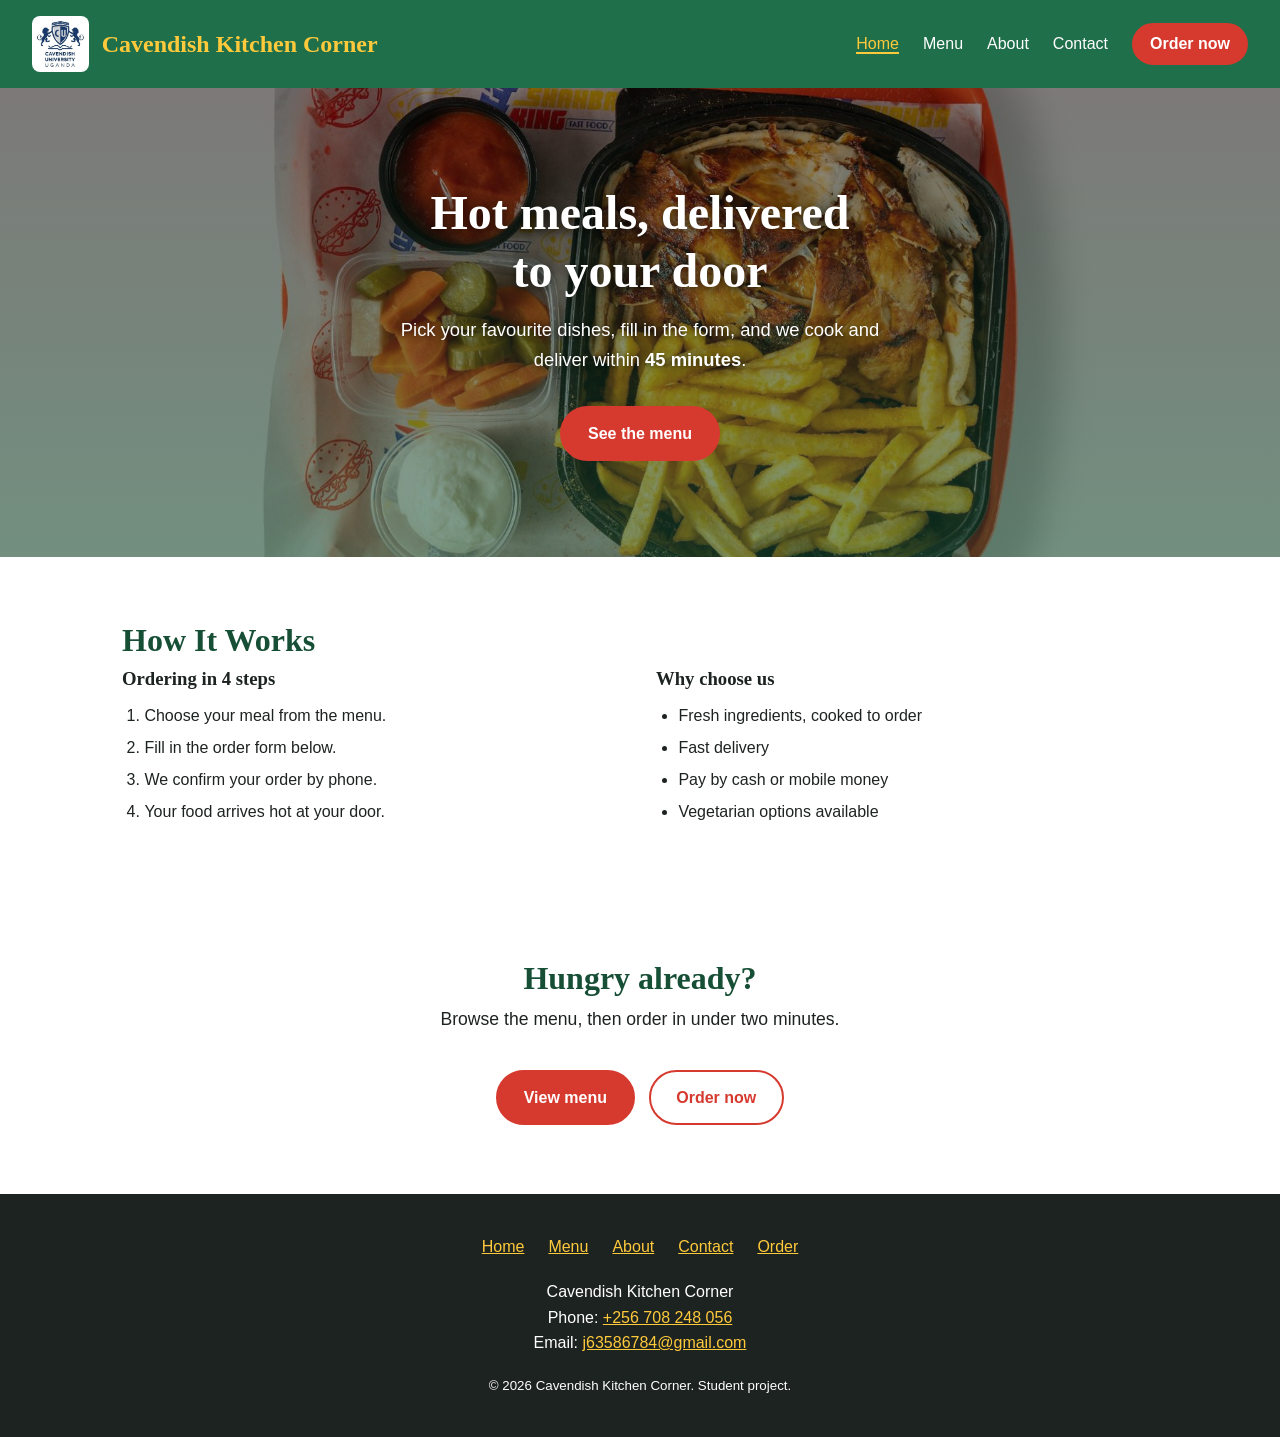
<file: index.html>
<!DOCTYPE html>
<html lang="en">
<head>
  <meta charset="UTF-8">
  <meta name="viewport" content="width=device-width, initial-scale=1.0">
  <meta name="description" content="Order fresh meals online from Cavendish Kitchen Corner.">
  <title>Home | Cavendish Kitchen Corner</title>
  <link rel="icon" href="favicon.ico" sizes="32x32">
  <link rel="icon" href="favicon.png" type="image/png" sizes="192x192">
  <link rel="apple-touch-icon" href="apple-touch-icon.png">
  <link rel="stylesheet" href="style.css">
</head>
<body>

  <!-- HEADER + NAVIGATION (same on every page) -->
  <header class="site-header">
    <a href="index.html" class="brand">
      <img src="logo.png" alt="Cavendish University Uganda logo" class="brand-logo">
      <span class="logo">Cavendish Kitchen Corner</span>
    </a>
    <nav aria-label="Main">
      <ul class="nav-links">
        <li><a href="index.html" aria-current="page" class="active">Home</a></li>
        <li><a href="menu.html">Menu</a></li>
        <li><a href="about.html">About</a></li>
        <li><a href="contact.html">Contact</a></li>
        <li><a href="order.html" class="btn btn-small">Order now</a></li>
      </ul>
    </nav>
  </header>

  <main>
    <section id="home" class="hero">
      <h1>Hot meals, delivered to your door</h1>
      <p>Pick your favourite dishes, fill in the form, and we cook and deliver within <strong>45 minutes</strong>.</p>
      <a href="menu.html" class="btn">See the menu</a>
    </section>

    <section id="how" class="section">
      <h2>How It Works</h2>
      <div class="two-col">
        <div>
          <h3>Ordering in 4 steps</h3>
          <ol>
            <li>Choose your meal from the menu.</li>
            <li>Fill in the order form below.</li>
            <li>We confirm your order by phone.</li>
            <li>Your food arrives hot at your door.</li>
          </ol>
        </div>
        <div>
          <h3>Why choose us</h3>
          <ul>
            <li>Fresh ingredients, cooked to order</li>
            <li>Fast delivery</li>
            <li>Pay by cash or mobile money</li>
            <li>Vegetarian options available</li>
          </ul>
        </div>
      </div>
    </section>

    <section class="section cta">
      <h2>Hungry already?</h2>
      <p class="lead">Browse the menu, then order in under two minutes.</p>
      <a href="menu.html" class="btn">View menu</a>
      <a href="order.html" class="btn btn-outline">Order now</a>
    </section>
  </main>

  <!-- FOOTER (same on every page) -->
  <footer class="site-footer">
    <nav aria-label="Footer">
      <ul class="footer-links">
        <li><a href="index.html">Home</a></li>
        <li><a href="menu.html">Menu</a></li>
        <li><a href="about.html">About</a></li>
        <li><a href="contact.html">Contact</a></li>
        <li><a href="order.html">Order</a></li>
      </ul>
    </nav>
    <address>
      Cavendish Kitchen Corner<br>
      Phone: <a href="tel:+256708248056">+256 708 248 056</a><br>
      Email: <a href="mailto:j63586784@gmail.com">j63586784@gmail.com</a>
    </address>
    <p><small>&copy; 2026 Cavendish Kitchen Corner. Student project.</small></p>
  </footer>

</body>
</html>
</file>
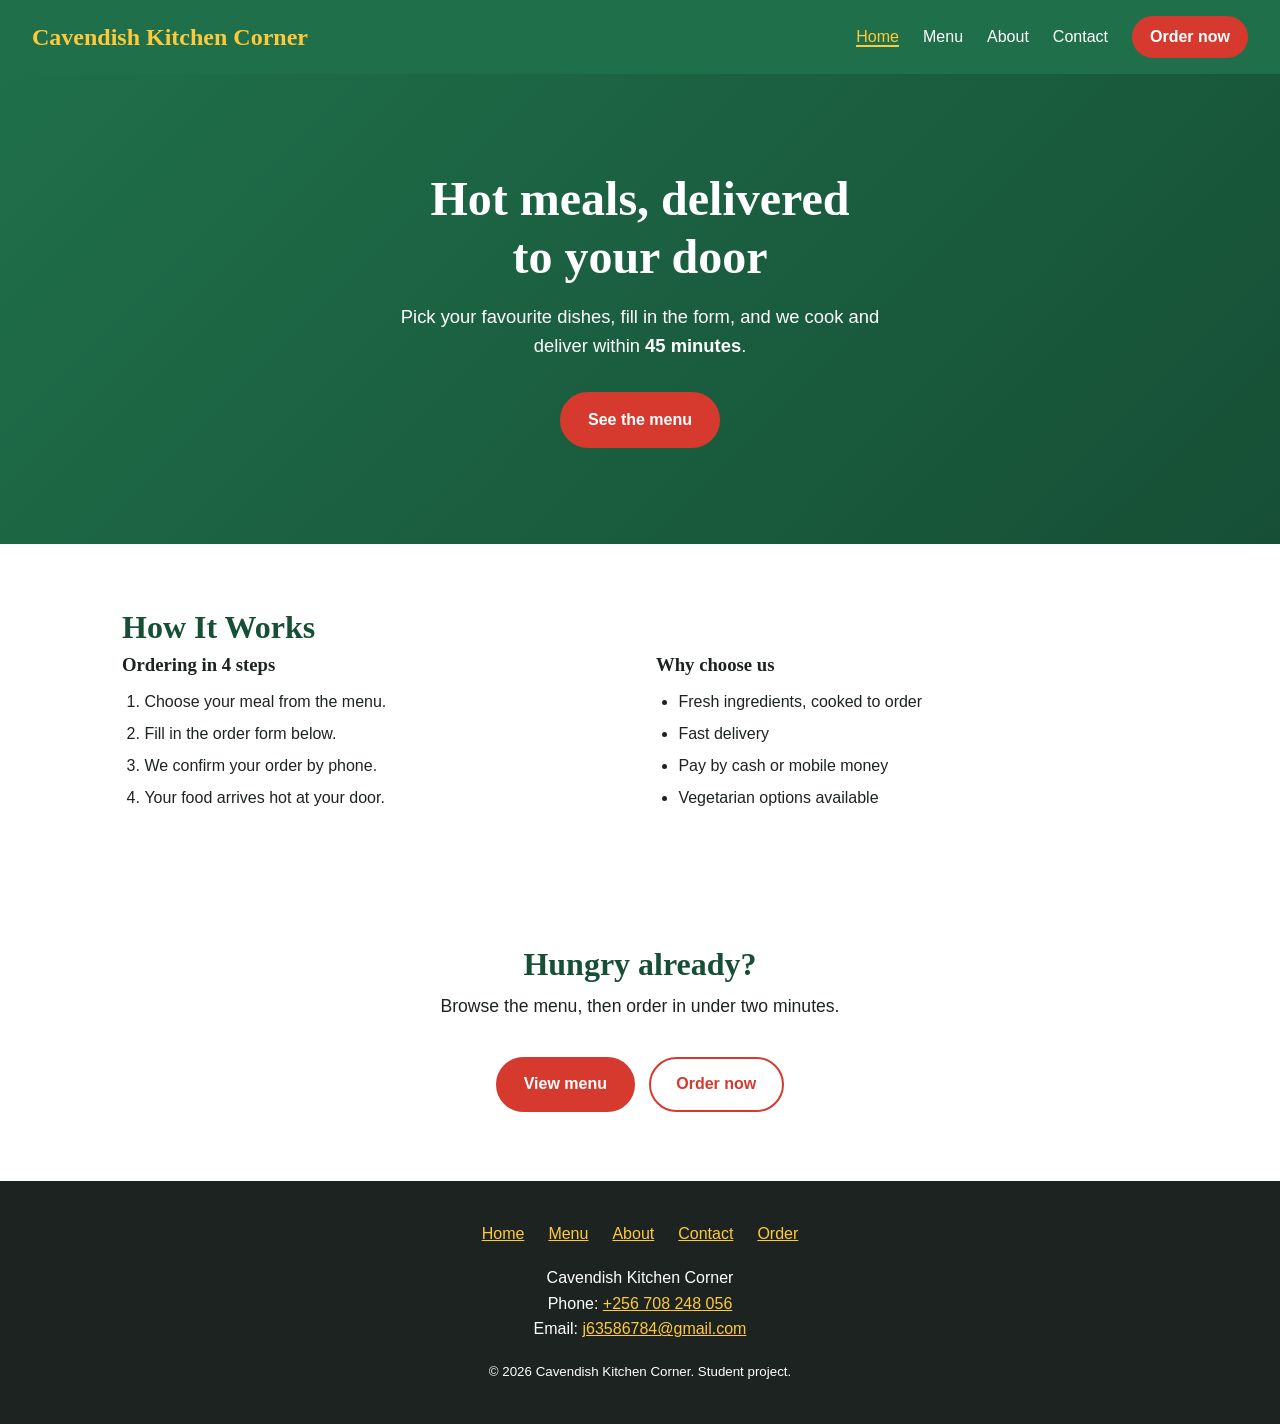
<file: cavendish-kitchen-corner/food-site/index.html>
<!DOCTYPE html>
<html lang="en">
<head>
  <meta charset="UTF-8">
  <meta name="viewport" content="width=device-width, initial-scale=1.0">
  <meta name="description" content="Order fresh meals online from Cavendish Kitchen Corner.">
  <title>Home | Cavendish Kitchen Corner</title>
  <link rel="stylesheet" href="style.css">
</head>
<body>

  <!-- HEADER + NAVIGATION (same on every page) -->
  <header class="site-header">
    <a href="index.html" class="logo">Cavendish Kitchen Corner</a>
    <nav aria-label="Main">
      <ul class="nav-links">
        <li><a href="index.html" aria-current="page" class="active">Home</a></li>
        <li><a href="menu.html">Menu</a></li>
        <li><a href="about.html">About</a></li>
        <li><a href="contact.html">Contact</a></li>
        <li><a href="order.html" class="btn btn-small">Order now</a></li>
      </ul>
    </nav>
  </header>

  <main>
    <section id="home" class="hero">
      <h1>Hot meals, delivered to your door</h1>
      <p>Pick your favourite dishes, fill in the form, and we cook and deliver within <strong>45 minutes</strong>.</p>
      <a href="menu.html" class="btn">See the menu</a>
    </section>

    <section id="how" class="section">
      <h2>How It Works</h2>
      <div class="two-col">
        <div>
          <h3>Ordering in 4 steps</h3>
          <ol>
            <li>Choose your meal from the menu.</li>
            <li>Fill in the order form below.</li>
            <li>We confirm your order by phone.</li>
            <li>Your food arrives hot at your door.</li>
          </ol>
        </div>
        <div>
          <h3>Why choose us</h3>
          <ul>
            <li>Fresh ingredients, cooked to order</li>
            <li>Fast delivery</li>
            <li>Pay by cash or mobile money</li>
            <li>Vegetarian options available</li>
          </ul>
        </div>
      </div>
    </section>

    <section class="section cta">
      <h2>Hungry already?</h2>
      <p class="lead">Browse the menu, then order in under two minutes.</p>
      <a href="menu.html" class="btn">View menu</a>
      <a href="order.html" class="btn btn-outline">Order now</a>
    </section>
  </main>

  <!-- FOOTER (same on every page) -->
  <footer class="site-footer">
    <nav aria-label="Footer">
      <ul class="footer-links">
        <li><a href="index.html">Home</a></li>
        <li><a href="menu.html">Menu</a></li>
        <li><a href="about.html">About</a></li>
        <li><a href="contact.html">Contact</a></li>
        <li><a href="order.html">Order</a></li>
      </ul>
    </nav>
    <address>
      Cavendish Kitchen Corner<br>
      Phone: <a href="tel:+256708248056">+256 708 248 056</a><br>
      Email: <a href="mailto:j63586784@gmail.com">j63586784@gmail.com</a>
    </address>
    <p><small>&copy; 2026 Cavendish Kitchen Corner. Student project.</small></p>
  </footer>

</body>
</html>
</file>
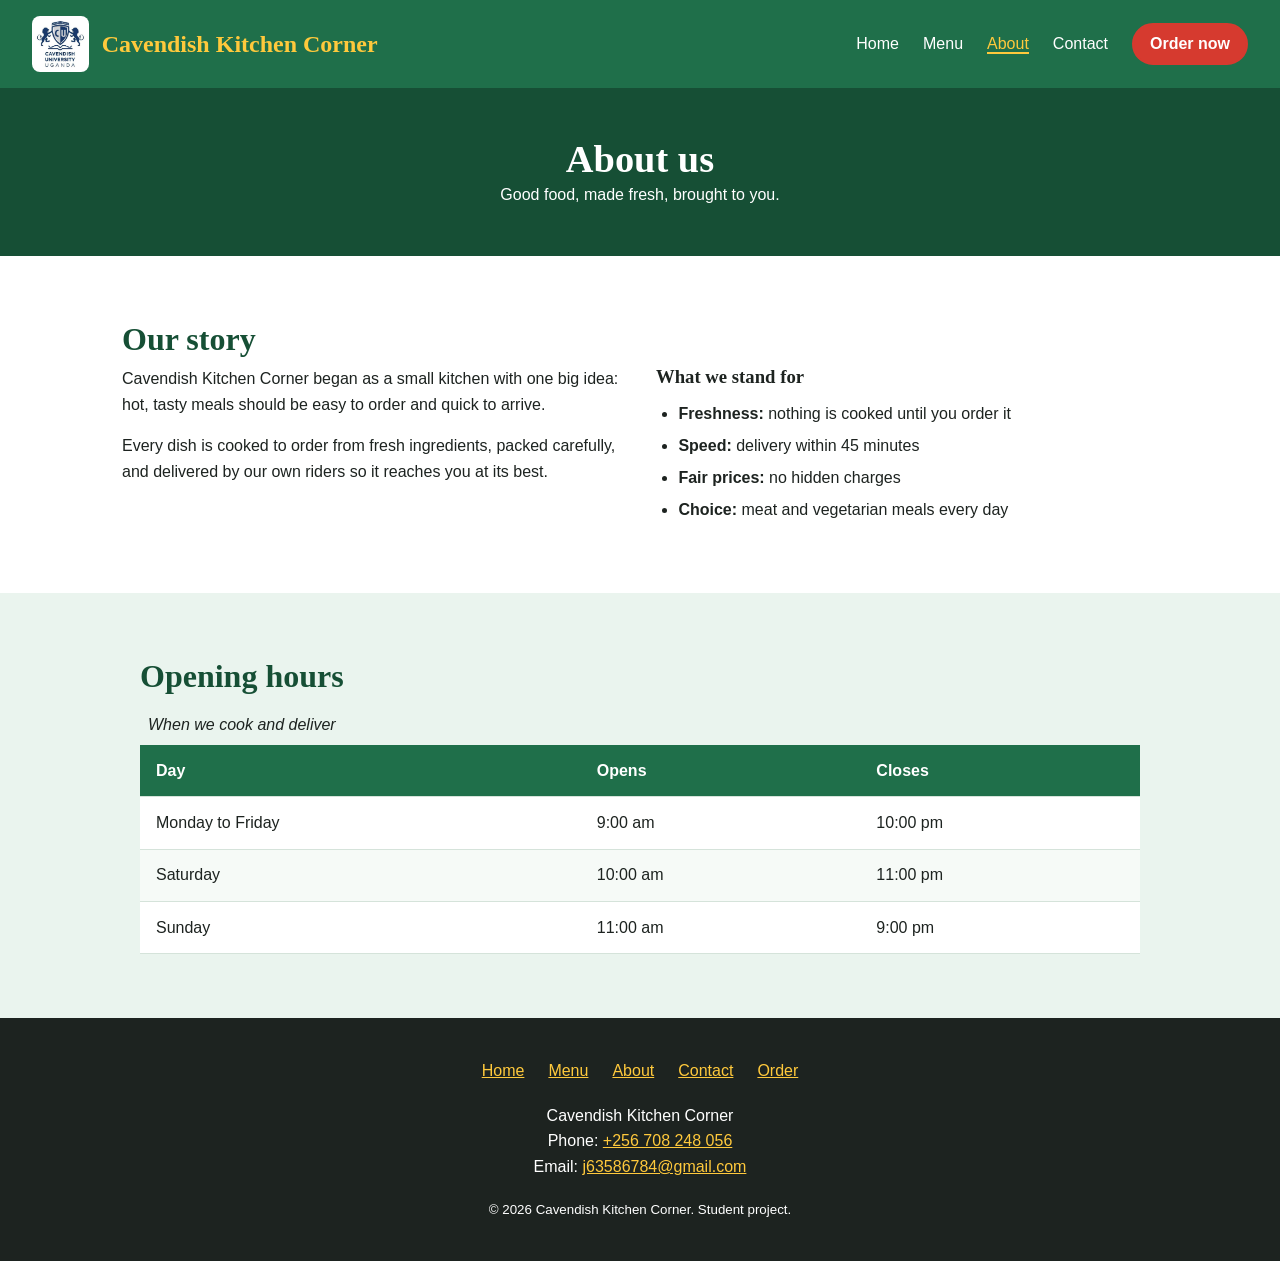
<file: about.html>
<!DOCTYPE html>
<html lang="en">
<head>
  <meta charset="UTF-8">
  <meta name="viewport" content="width=device-width, initial-scale=1.0">
  <meta name="description" content="The story behind Cavendish Kitchen Corner.">
  <title>About | Cavendish Kitchen Corner</title>
  <link rel="icon" href="favicon.ico" sizes="32x32">
  <link rel="icon" href="favicon.png" type="image/png" sizes="192x192">
  <link rel="apple-touch-icon" href="apple-touch-icon.png">
  <link rel="stylesheet" href="style.css">
</head>
<body>

  <!-- HEADER + NAVIGATION (same on every page) -->
  <header class="site-header">
    <a href="index.html" class="brand">
      <img src="logo.png" alt="Cavendish University Uganda logo" class="brand-logo">
      <span class="logo">Cavendish Kitchen Corner</span>
    </a>
    <nav aria-label="Main">
      <ul class="nav-links">
        <li><a href="index.html">Home</a></li>
        <li><a href="menu.html">Menu</a></li>
        <li><a href="about.html" aria-current="page" class="active">About</a></li>
        <li><a href="contact.html">Contact</a></li>
        <li><a href="order.html" class="btn btn-small">Order now</a></li>
      </ul>
    </nav>
  </header>

  <main>
    <section class="page-banner">
      <h1>About us</h1>
      <p>Good food, made fresh, brought to you.</p>
    </section>

    <section class="section">
      <h2>Our story</h2>
      <div class="two-col">
        <div>
          <p>Cavendish Kitchen Corner began as a small kitchen with one big idea: hot, tasty meals should be easy to order and quick to arrive.</p>
          <p>Every dish is cooked to order from fresh ingredients, packed carefully, and delivered by our own riders so it reaches you at its best.</p>
        </div>
        <div>
          <h3>What we stand for</h3>
          <ul>
            <li><strong>Freshness:</strong> nothing is cooked until you order it</li>
            <li><strong>Speed:</strong> delivery within 45 minutes</li>
            <li><strong>Fair prices:</strong> no hidden charges</li>
            <li><strong>Choice:</strong> meat and vegetarian meals every day</li>
          </ul>
        </div>
      </div>
    </section>

    <section class="section alt">
      <h2>Opening hours</h2>
      <div class="table-wrap">
        <table>
          <caption>When we cook and deliver</caption>
          <thead>
            <tr><th scope="col">Day</th><th scope="col">Opens</th><th scope="col">Closes</th></tr>
          </thead>
          <tbody>
            <tr><td>Monday to Friday</td><td>9:00 am</td><td>10:00 pm</td></tr>
            <tr><td>Saturday</td><td>10:00 am</td><td>11:00 pm</td></tr>
            <tr><td>Sunday</td><td>11:00 am</td><td>9:00 pm</td></tr>
          </tbody>
        </table>
      </div>
    </section>
  </main>

  <!-- FOOTER (same on every page) -->
  <footer class="site-footer">
    <nav aria-label="Footer">
      <ul class="footer-links">
        <li><a href="index.html">Home</a></li>
        <li><a href="menu.html">Menu</a></li>
        <li><a href="about.html">About</a></li>
        <li><a href="contact.html">Contact</a></li>
        <li><a href="order.html">Order</a></li>
      </ul>
    </nav>
    <address>
      Cavendish Kitchen Corner<br>
      Phone: <a href="tel:+256708248056">+256 708 248 056</a><br>
      Email: <a href="mailto:j63586784@gmail.com">j63586784@gmail.com</a>
    </address>
    <p><small>&copy; 2026 Cavendish Kitchen Corner. Student project.</small></p>
  </footer>

</body>
</html>
</file>
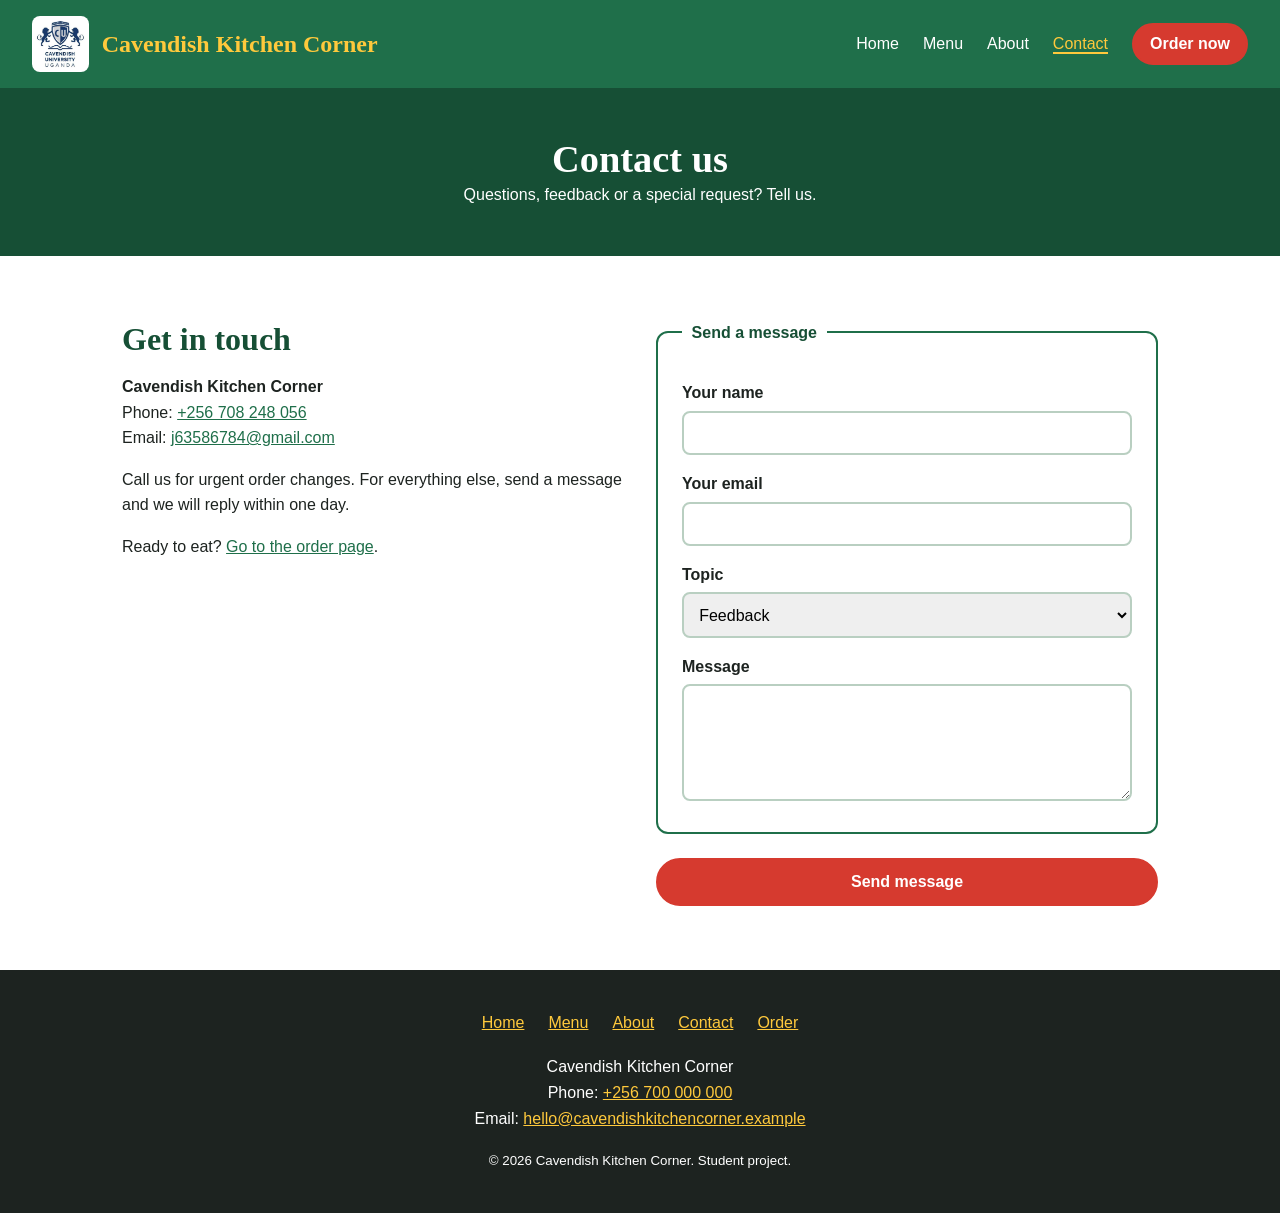
<file: contact.html>
<!DOCTYPE html>
<html lang="en">
<head>
  <meta charset="UTF-8">
  <meta name="viewport" content="width=device-width, initial-scale=1.0">
  <meta name="description" content="Contact Cavendish Kitchen Corner.">
  <title>Contact | Cavendish Kitchen Corner</title>
  <link rel="icon" href="favicon.ico" sizes="32x32">
  <link rel="icon" href="favicon.png" type="image/png" sizes="192x192">
  <link rel="apple-touch-icon" href="apple-touch-icon.png">
  <link rel="stylesheet" href="style.css">
</head>
<body>

  <!-- HEADER + NAVIGATION (same on every page) -->
  <header class="site-header">
    <a href="index.html" class="brand">
      <img src="logo.png" alt="Cavendish University Uganda logo" class="brand-logo">
      <span class="logo">Cavendish Kitchen Corner</span>
    </a>
    <nav aria-label="Main">
      <ul class="nav-links">
        <li><a href="index.html">Home</a></li>
        <li><a href="menu.html">Menu</a></li>
        <li><a href="about.html">About</a></li>
        <li><a href="contact.html" aria-current="page" class="active">Contact</a></li>
        <li><a href="order.html" class="btn btn-small">Order now</a></li>
      </ul>
    </nav>
  </header>

  <main>
    <section class="page-banner">
      <h1>Contact us</h1>
      <p>Questions, feedback or a special request? Tell us.</p>
    </section>

    <section class="section">
      <div class="two-col">
        <div>
          <h2>Get in touch</h2>
          <address class="contact-details">
            <strong>Cavendish Kitchen Corner</strong><br>
            Phone: <a href="tel:+256708248056">+256 708 248 056</a><br>
            Email: <a href="mailto:j63586784@gmail.com">j63586784@gmail.com</a>
          </address>
          <p>Call us for urgent order changes. For everything else, send a message and we will reply within one day.</p>
          <p>Ready to eat? <a href="order.html">Go to the order page</a>.</p>
        </div>

        <form action="#" method="post" class="order-form">
          <fieldset>
            <legend>Send a message</legend>

            <label for="c-name">Your name</label>
            <input type="text" id="c-name" name="name" required>

            <label for="c-email">Your email</label>
            <input type="email" id="c-email" name="email" required>

            <label for="c-topic">Topic</label>
            <select id="c-topic" name="topic">
              <option value="feedback">Feedback</option>
              <option value="order">Problem with an order</option>
              <option value="event">Catering for an event</option>
            </select>

            <label for="c-msg">Message</label>
            <textarea id="c-msg" name="message" rows="5" required></textarea>
          </fieldset>
          <button type="submit" class="btn">Send message</button>
        </form>
      </div>
    </section>
  </main>

  <!-- FOOTER (same on every page) -->
  <footer class="site-footer">
    <nav aria-label="Footer">
      <ul class="footer-links">
        <li><a href="index.html">Home</a></li>
        <li><a href="menu.html">Menu</a></li>
        <li><a href="about.html">About</a></li>
        <li><a href="contact.html">Contact</a></li>
        <li><a href="order.html">Order</a></li>
      </ul>
    </nav>
    <address>
      Cavendish Kitchen Corner<br>
      Phone: <a href="tel:+256700000000">+256 700 000 000</a><br>
      Email: <a href="mailto:hello@cavendishkitchencorner.example">hello@cavendishkitchencorner.example</a>
    </address>
    <p><small>&copy; 2026 Cavendish Kitchen Corner. Student project.</small></p>
  </footer>

</body>
</html>
</file>
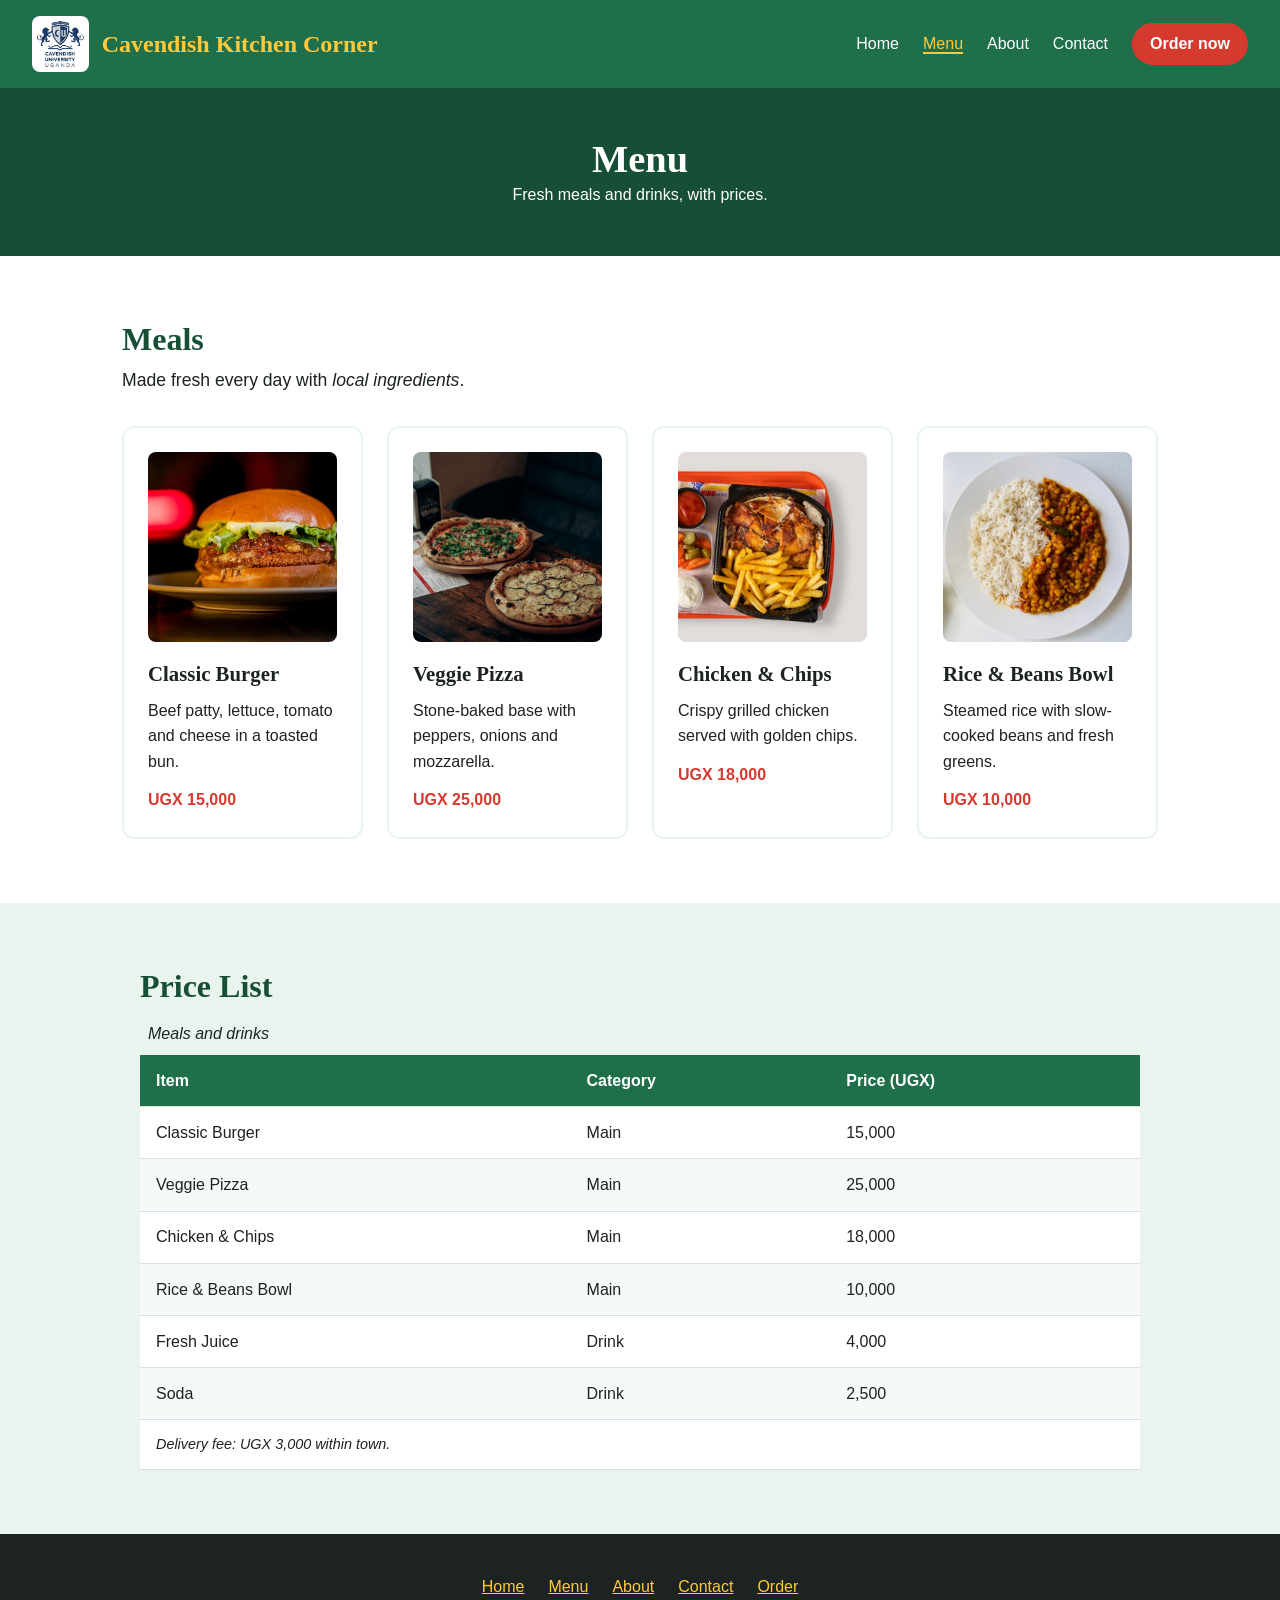
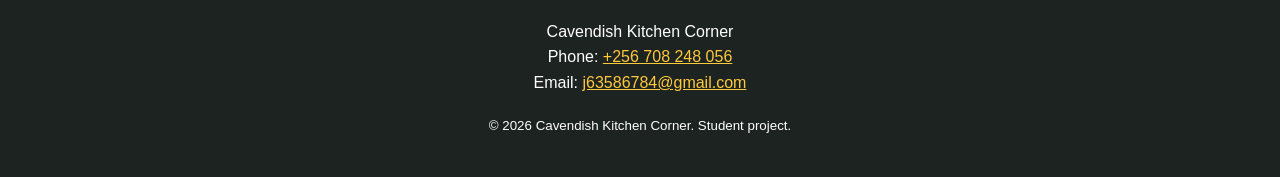
<file: menu.html>
<!DOCTYPE html>
<html lang="en">
<head>
  <meta charset="UTF-8">
  <meta name="viewport" content="width=device-width, initial-scale=1.0">
  <meta name="description" content="Meals and prices at Cavendish Kitchen Corner.">
  <title>Menu | Cavendish Kitchen Corner</title>
  <link rel="icon" href="favicon.ico" sizes="32x32">
  <link rel="icon" href="favicon.png" type="image/png" sizes="192x192">
  <link rel="apple-touch-icon" href="apple-touch-icon.png">
  <link rel="stylesheet" href="style.css">
</head>
<body>

  <!-- HEADER + NAVIGATION (same on every page) -->
  <header class="site-header">
    <a href="index.html" class="brand">
      <img src="logo.png" alt="Cavendish University Uganda logo" class="brand-logo">
      <span class="logo">Cavendish Kitchen Corner</span>
    </a>
    <nav aria-label="Main">
      <ul class="nav-links">
        <li><a href="index.html">Home</a></li>
        <li><a href="menu.html" aria-current="page" class="active">Menu</a></li>
        <li><a href="about.html">About</a></li>
        <li><a href="contact.html">Contact</a></li>
        <li><a href="order.html" class="btn btn-small">Order now</a></li>
      </ul>
    </nav>
  </header>

  <main>
    <section class="page-banner">
      <h1>Menu</h1>
      <p>Fresh meals and drinks, with prices.</p>
    </section>

    <section id="menu" class="section">
      <h2>Meals</h2>
      <p class="lead">Made fresh every day with <em>local ingredients</em>.</p>

      <div class="card-grid">
        <article class="card">
          <figure>
            <img src="images/classic-burger.jpg" alt="Classic burger with crispy patty, lettuce and sauce in a toasted bun" class="pos-low">
            <figcaption>Classic Burger</figcaption>
          </figure>
          <p>Beef patty, lettuce, tomato and cheese in a toasted bun.</p>
          <p class="price">UGX 15,000</p>
        </article>

        <article class="card">
          <figure>
            <img src="images/veggie-pizza.jpg" alt="Stone-baked pizzas topped with rocket and aubergine" class="pos-low">
            <figcaption>Veggie Pizza</figcaption>
          </figure>
          <p>Stone-baked base with peppers, onions and mozzarella.</p>
          <p class="price">UGX 25,000</p>
        </article>

        <article class="card">
          <figure>
            <img src="images/chicken-and-chips.jpg" alt="Grilled chicken with chips, ketchup and garlic sauce on a tray" class="pos-right">
            <figcaption>Chicken &amp; Chips</figcaption>
          </figure>
          <p>Crispy grilled chicken served with golden chips.</p>
          <p class="price">UGX 18,000</p>
        </article>

        <article class="card">
          <figure>
            <img src="images/rice-and-beans.jpg" alt="Plate of white rice served with a spiced bean stew">
            <figcaption>Rice &amp; Beans Bowl</figcaption>
          </figure>
          <p>Steamed rice with slow-cooked beans and fresh greens.</p>
          <p class="price">UGX 10,000</p>
        </article>
      </div>
    </section>

    <section id="prices" class="section alt">
      <h2>Price List</h2>
      <div class="table-wrap">
        <table>
          <caption>Meals and drinks</caption>
          <thead>
            <tr>
              <th scope="col">Item</th>
              <th scope="col">Category</th>
              <th scope="col">Price (UGX)</th>
            </tr>
          </thead>
          <tbody>
            <tr><td>Classic Burger</td><td>Main</td><td>15,000</td></tr>
            <tr><td>Veggie Pizza</td><td>Main</td><td>25,000</td></tr>
            <tr><td>Chicken &amp; Chips</td><td>Main</td><td>18,000</td></tr>
            <tr><td>Rice &amp; Beans Bowl</td><td>Main</td><td>10,000</td></tr>
            <tr><td>Fresh Juice</td><td>Drink</td><td>4,000</td></tr>
            <tr><td>Soda</td><td>Drink</td><td>2,500</td></tr>
          </tbody>
          <tfoot>
            <tr><td colspan="3">Delivery fee: UGX 3,000 within town.</td></tr>
          </tfoot>
        </table>
      </div>
    </section>
  </main>

  <!-- FOOTER (same on every page) -->
  <footer class="site-footer">
    <nav aria-label="Footer">
      <ul class="footer-links">
        <li><a href="index.html">Home</a></li>
        <li><a href="menu.html">Menu</a></li>
        <li><a href="about.html">About</a></li>
        <li><a href="contact.html">Contact</a></li>
        <li><a href="order.html">Order</a></li>
      </ul>
    </nav>
    <address>
      Cavendish Kitchen Corner<br>
      Phone: <a href="tel:+256708248056">+256 708 248 056</a><br>
      Email: <a href="mailto:j63586784@gmail.com">j63586784@gmail.com</a>
    </address>
    <p><small>&copy; 2026 Cavendish Kitchen Corner. Student project.</small></p>
  </footer>

</body>
</html>
</file>
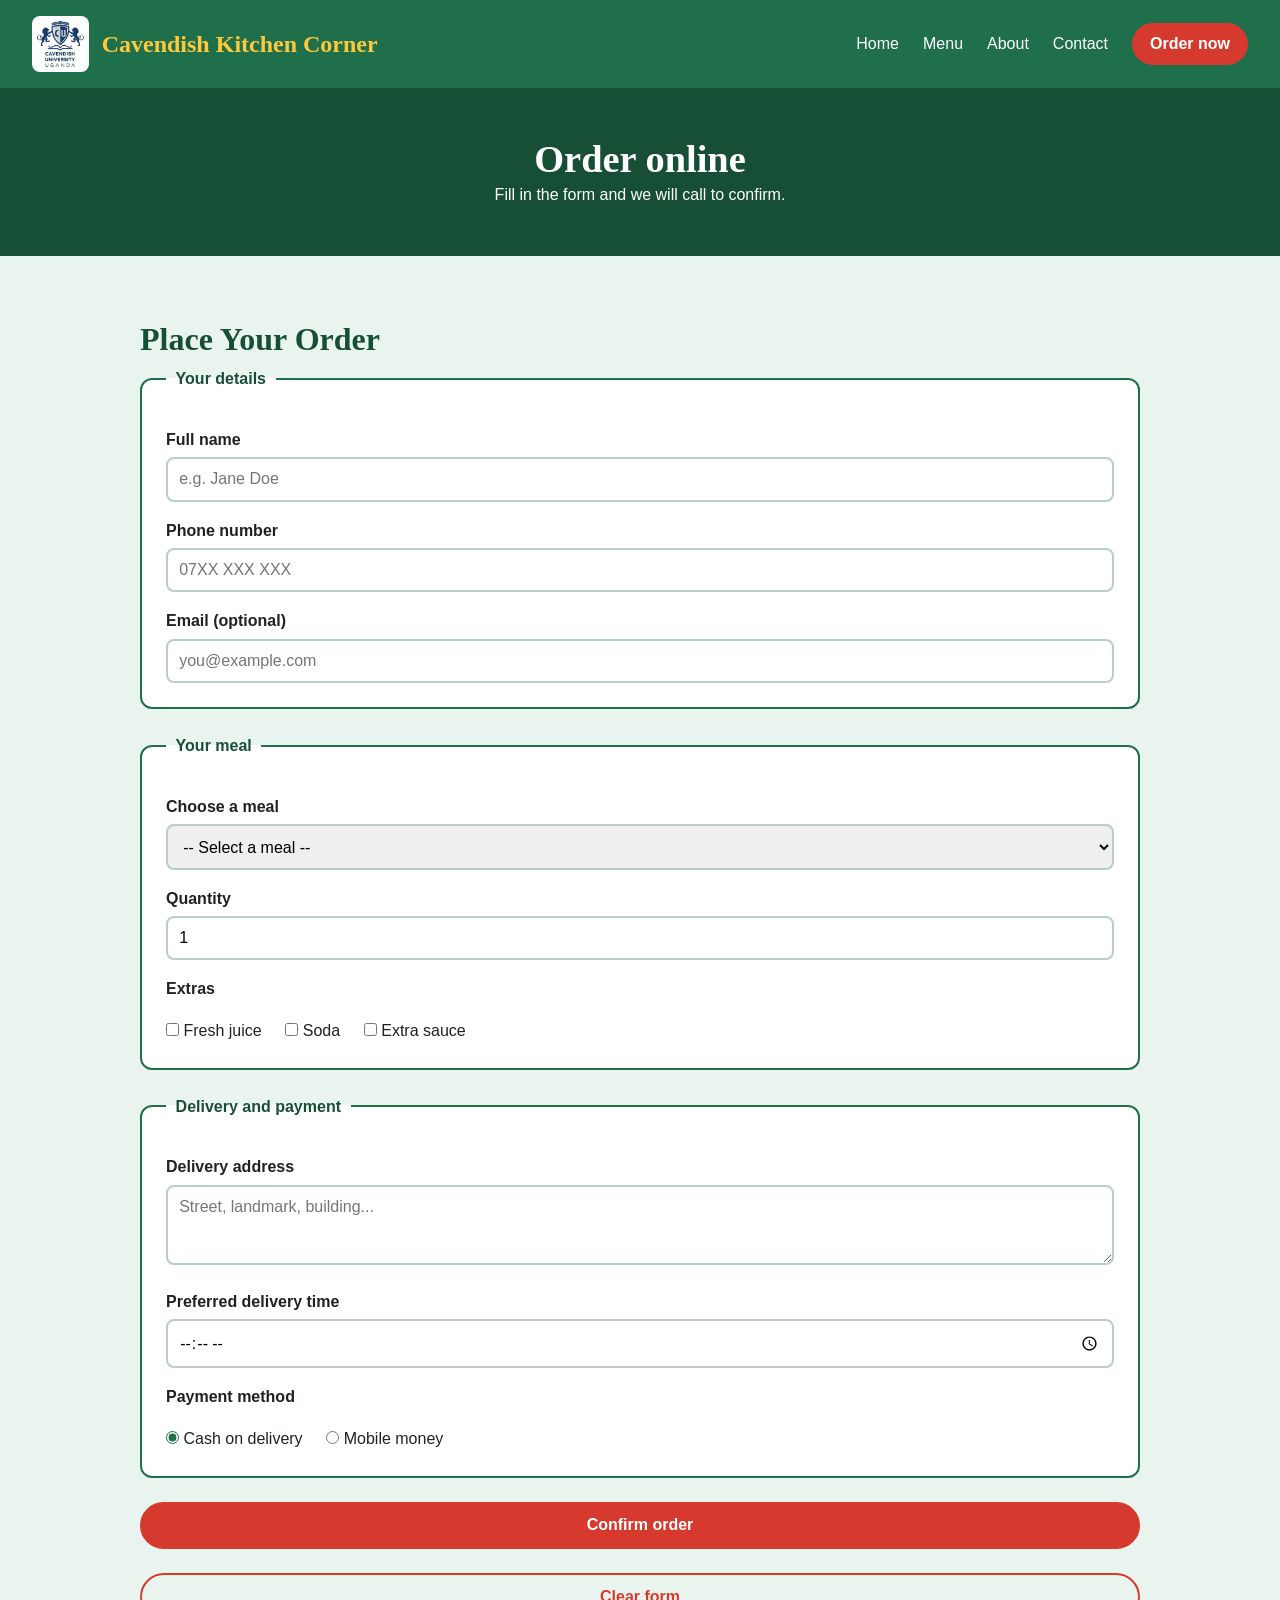
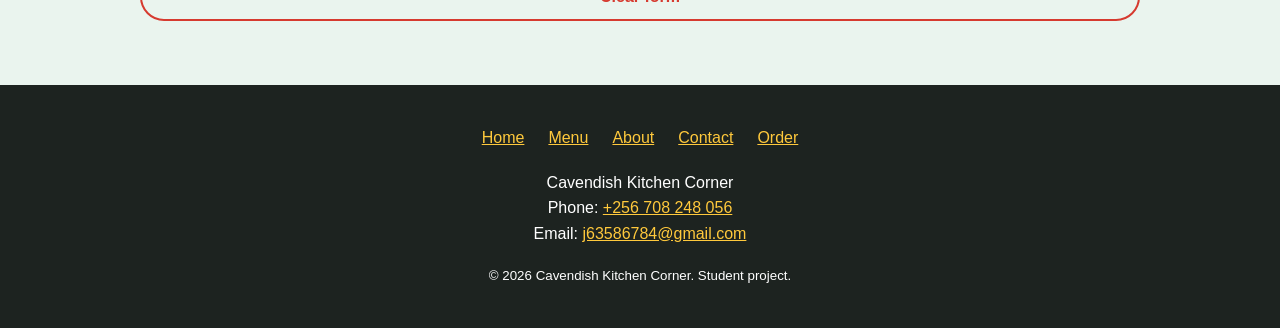
<file: order.html>
<!DOCTYPE html>
<html lang="en">
<head>
  <meta charset="UTF-8">
  <meta name="viewport" content="width=device-width, initial-scale=1.0">
  <meta name="description" content="Order food online from Cavendish Kitchen Corner.">
  <title>Order | Cavendish Kitchen Corner</title>
  <link rel="icon" href="favicon.ico" sizes="32x32">
  <link rel="icon" href="favicon.png" type="image/png" sizes="192x192">
  <link rel="apple-touch-icon" href="apple-touch-icon.png">
  <link rel="stylesheet" href="style.css">
</head>
<body>

  <!-- HEADER + NAVIGATION (same on every page) -->
  <header class="site-header">
    <a href="index.html" class="brand">
      <img src="logo.png" alt="Cavendish University Uganda logo" class="brand-logo">
      <span class="logo">Cavendish Kitchen Corner</span>
    </a>
    <nav aria-label="Main">
      <ul class="nav-links">
        <li><a href="index.html">Home</a></li>
        <li><a href="menu.html">Menu</a></li>
        <li><a href="about.html">About</a></li>
        <li><a href="contact.html">Contact</a></li>
        <li><a href="order.html" class="btn btn-small" aria-current="page">Order now</a></li>
      </ul>
    </nav>
  </header>

  <main>
    <section class="page-banner">
      <h1>Order online</h1>
      <p>Fill in the form and we will call to confirm.</p>
    </section>

    <section id="order" class="section alt">
      <h2>Place Your Order</h2>
      <form action="#" method="post" class="order-form">

        <fieldset>
          <legend>Your details</legend>

          <label for="name">Full name</label>
          <input type="text" id="name" name="name" placeholder="e.g. Jane Doe" required>

          <label for="phone">Phone number</label>
          <input type="tel" id="phone" name="phone" placeholder="07XX XXX XXX" required>

          <label for="email">Email (optional)</label>
          <input type="email" id="email" name="email" placeholder="you@example.com">
        </fieldset>

        <fieldset>
          <legend>Your meal</legend>

          <label for="meal">Choose a meal</label>
          <select id="meal" name="meal" required>
            <option value="">-- Select a meal --</option>
            <option value="burger">Classic Burger</option>
            <option value="pizza">Veggie Pizza</option>
            <option value="chicken">Chicken &amp; Chips</option>
            <option value="rice">Rice &amp; Beans Bowl</option>
          </select>

          <label for="qty">Quantity</label>
          <input type="number" id="qty" name="qty" min="1" max="20" value="1">

          <p class="group-title">Extras</p>
          <label class="inline"><input type="checkbox" name="extras" value="juice"> Fresh juice</label>
          <label class="inline"><input type="checkbox" name="extras" value="soda"> Soda</label>
          <label class="inline"><input type="checkbox" name="extras" value="sauce"> Extra sauce</label>
        </fieldset>

        <fieldset>
          <legend>Delivery and payment</legend>

          <label for="address">Delivery address</label>
          <textarea id="address" name="address" rows="3" placeholder="Street, landmark, building..." required></textarea>

          <label for="time">Preferred delivery time</label>
          <input type="time" id="time" name="time">

          <p class="group-title">Payment method</p>
          <label class="inline"><input type="radio" name="payment" value="cash" checked> Cash on delivery</label>
          <label class="inline"><input type="radio" name="payment" value="momo"> Mobile money</label>
        </fieldset>

        <button type="submit" class="btn">Confirm order</button>
        <button type="reset" class="btn btn-outline">Clear form</button>
      </form>
    </section>
  </main>

  <!-- FOOTER (same on every page) -->
  <footer class="site-footer">
    <nav aria-label="Footer">
      <ul class="footer-links">
        <li><a href="index.html">Home</a></li>
        <li><a href="menu.html">Menu</a></li>
        <li><a href="about.html">About</a></li>
        <li><a href="contact.html">Contact</a></li>
        <li><a href="order.html">Order</a></li>
      </ul>
    </nav>
    <address>
      Cavendish Kitchen Corner<br>
      Phone: <a href="tel:+256708248056">+256 708 248 056</a><br>
      Email: <a href="mailto:j63586784@gmail.com">j63586784@gmail.com</a>
    </address>
    <p><small>&copy; 2026 Cavendish Kitchen Corner. Student project.</small></p>
  </footer>

</body>
</html>
</file>
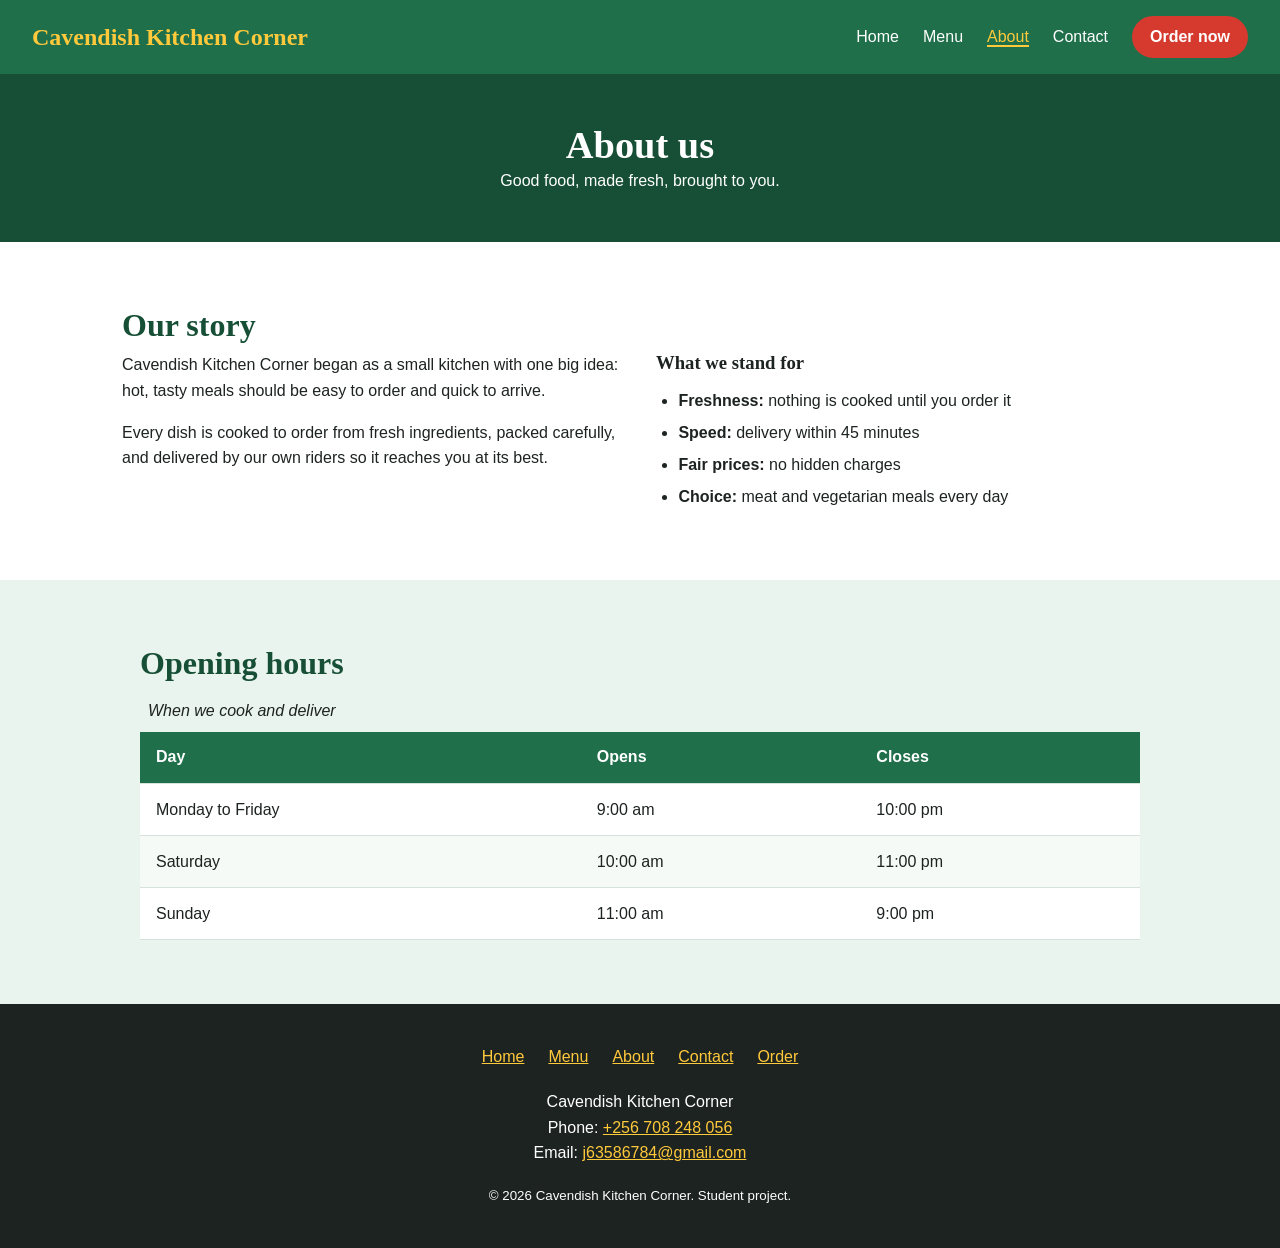
<file: cavendish-kitchen-corner/food-site/about.html>
<!DOCTYPE html>
<html lang="en">
<head>
  <meta charset="UTF-8">
  <meta name="viewport" content="width=device-width, initial-scale=1.0">
  <meta name="description" content="The story behind Cavendish Kitchen Corner.">
  <title>About | Cavendish Kitchen Corner</title>
  <link rel="stylesheet" href="style.css">
</head>
<body>

  <!-- HEADER + NAVIGATION (same on every page) -->
  <header class="site-header">
    <a href="index.html" class="logo">Cavendish Kitchen Corner</a>
    <nav aria-label="Main">
      <ul class="nav-links">
        <li><a href="index.html">Home</a></li>
        <li><a href="menu.html">Menu</a></li>
        <li><a href="about.html" aria-current="page" class="active">About</a></li>
        <li><a href="contact.html">Contact</a></li>
        <li><a href="order.html" class="btn btn-small">Order now</a></li>
      </ul>
    </nav>
  </header>

  <main>
    <section class="page-banner">
      <h1>About us</h1>
      <p>Good food, made fresh, brought to you.</p>
    </section>

    <section class="section">
      <h2>Our story</h2>
      <div class="two-col">
        <div>
          <p>Cavendish Kitchen Corner began as a small kitchen with one big idea: hot, tasty meals should be easy to order and quick to arrive.</p>
          <p>Every dish is cooked to order from fresh ingredients, packed carefully, and delivered by our own riders so it reaches you at its best.</p>
        </div>
        <div>
          <h3>What we stand for</h3>
          <ul>
            <li><strong>Freshness:</strong> nothing is cooked until you order it</li>
            <li><strong>Speed:</strong> delivery within 45 minutes</li>
            <li><strong>Fair prices:</strong> no hidden charges</li>
            <li><strong>Choice:</strong> meat and vegetarian meals every day</li>
          </ul>
        </div>
      </div>
    </section>

    <section class="section alt">
      <h2>Opening hours</h2>
      <div class="table-wrap">
        <table>
          <caption>When we cook and deliver</caption>
          <thead>
            <tr><th scope="col">Day</th><th scope="col">Opens</th><th scope="col">Closes</th></tr>
          </thead>
          <tbody>
            <tr><td>Monday to Friday</td><td>9:00 am</td><td>10:00 pm</td></tr>
            <tr><td>Saturday</td><td>10:00 am</td><td>11:00 pm</td></tr>
            <tr><td>Sunday</td><td>11:00 am</td><td>9:00 pm</td></tr>
          </tbody>
        </table>
      </div>
    </section>
  </main>

  <!-- FOOTER (same on every page) -->
  <footer class="site-footer">
    <nav aria-label="Footer">
      <ul class="footer-links">
        <li><a href="index.html">Home</a></li>
        <li><a href="menu.html">Menu</a></li>
        <li><a href="about.html">About</a></li>
        <li><a href="contact.html">Contact</a></li>
        <li><a href="order.html">Order</a></li>
      </ul>
    </nav>
    <address>
      Cavendish Kitchen Corner<br>
      Phone: <a href="tel:+256708248056">+256 708 248 056</a><br>
      Email: <a href="mailto:j63586784@gmail.com">j63586784@gmail.com</a>
    </address>
    <p><small>&copy; 2026 Cavendish Kitchen Corner. Student project.</small></p>
  </footer>

</body>
</html>
</file>
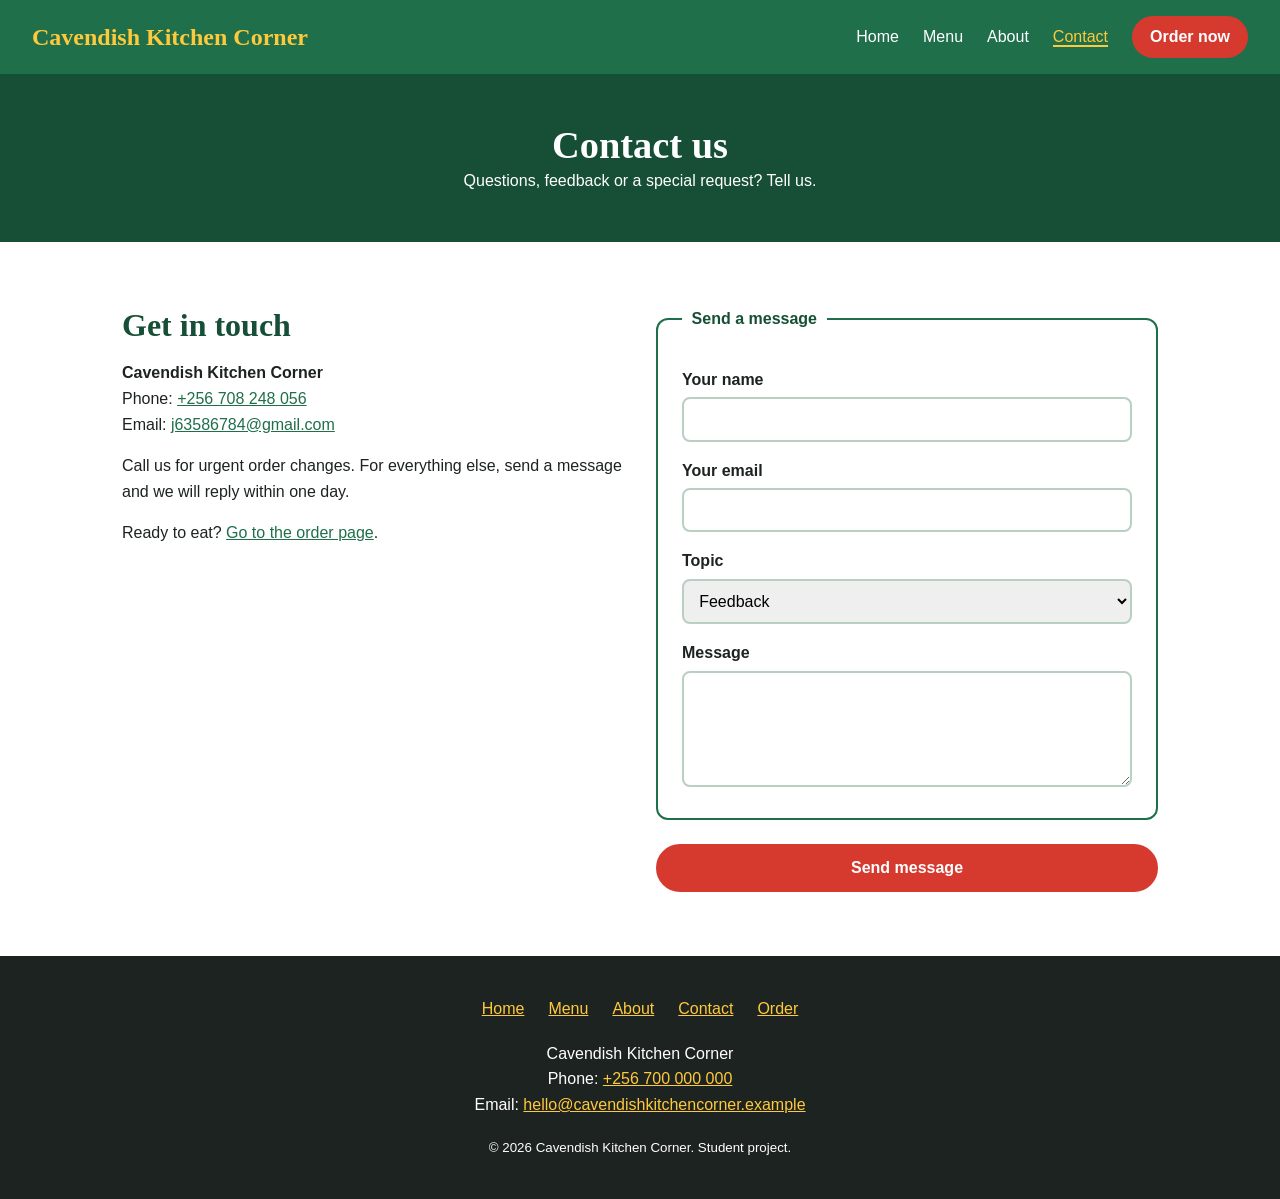
<file: cavendish-kitchen-corner/food-site/contact.html>
<!DOCTYPE html>
<html lang="en">
<head>
  <meta charset="UTF-8">
  <meta name="viewport" content="width=device-width, initial-scale=1.0">
  <meta name="description" content="Contact Cavendish Kitchen Corner.">
  <title>Contact | Cavendish Kitchen Corner</title>
  <link rel="stylesheet" href="style.css">
</head>
<body>

  <!-- HEADER + NAVIGATION (same on every page) -->
  <header class="site-header">
    <a href="index.html" class="logo">Cavendish Kitchen Corner</a>
    <nav aria-label="Main">
      <ul class="nav-links">
        <li><a href="index.html">Home</a></li>
        <li><a href="menu.html">Menu</a></li>
        <li><a href="about.html">About</a></li>
        <li><a href="contact.html" aria-current="page" class="active">Contact</a></li>
        <li><a href="order.html" class="btn btn-small">Order now</a></li>
      </ul>
    </nav>
  </header>

  <main>
    <section class="page-banner">
      <h1>Contact us</h1>
      <p>Questions, feedback or a special request? Tell us.</p>
    </section>

    <section class="section">
      <div class="two-col">
        <div>
          <h2>Get in touch</h2>
          <address class="contact-details">
            <strong>Cavendish Kitchen Corner</strong><br>
            Phone: <a href="tel:+256708248056">+256 708 248 056</a><br>
            Email: <a href="mailto:j63586784@gmail.com">j63586784@gmail.com</a>
          </address>
          <p>Call us for urgent order changes. For everything else, send a message and we will reply within one day.</p>
          <p>Ready to eat? <a href="order.html">Go to the order page</a>.</p>
        </div>

        <form action="#" method="post" class="order-form">
          <fieldset>
            <legend>Send a message</legend>

            <label for="c-name">Your name</label>
            <input type="text" id="c-name" name="name" required>

            <label for="c-email">Your email</label>
            <input type="email" id="c-email" name="email" required>

            <label for="c-topic">Topic</label>
            <select id="c-topic" name="topic">
              <option value="feedback">Feedback</option>
              <option value="order">Problem with an order</option>
              <option value="event">Catering for an event</option>
            </select>

            <label for="c-msg">Message</label>
            <textarea id="c-msg" name="message" rows="5" required></textarea>
          </fieldset>
          <button type="submit" class="btn">Send message</button>
        </form>
      </div>
    </section>
  </main>

  <!-- FOOTER (same on every page) -->
  <footer class="site-footer">
    <nav aria-label="Footer">
      <ul class="footer-links">
        <li><a href="index.html">Home</a></li>
        <li><a href="menu.html">Menu</a></li>
        <li><a href="about.html">About</a></li>
        <li><a href="contact.html">Contact</a></li>
        <li><a href="order.html">Order</a></li>
      </ul>
    </nav>
    <address>
      Cavendish Kitchen Corner<br>
      Phone: <a href="tel:+256700000000">+256 700 000 000</a><br>
      Email: <a href="mailto:hello@cavendishkitchencorner.example">hello@cavendishkitchencorner.example</a>
    </address>
    <p><small>&copy; 2026 Cavendish Kitchen Corner. Student project.</small></p>
  </footer>

</body>
</html>
</file>
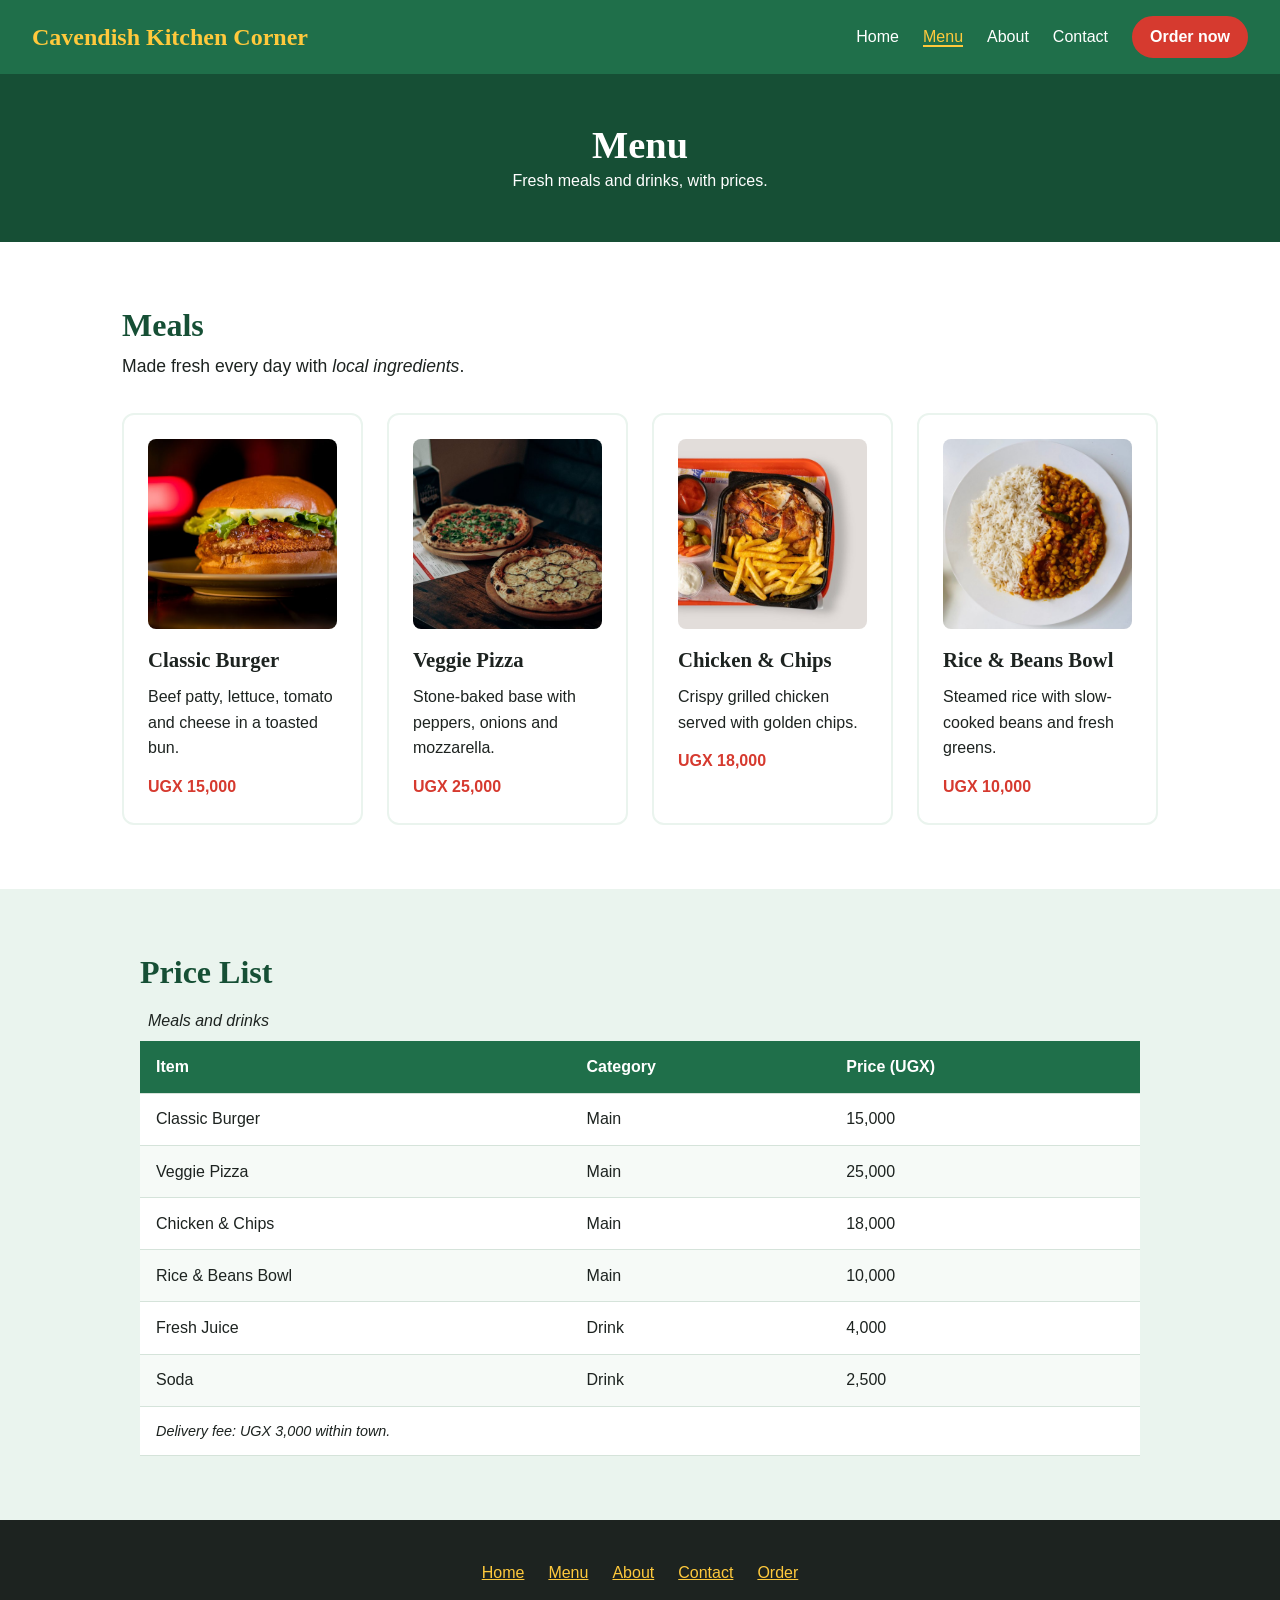
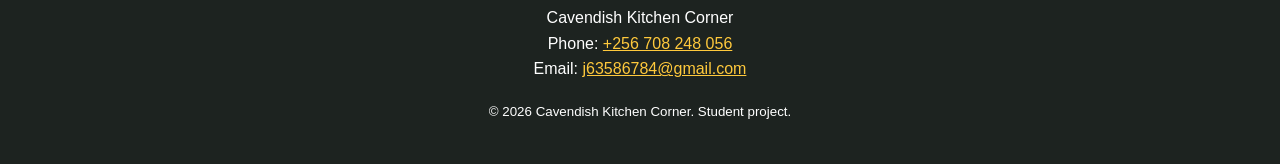
<file: cavendish-kitchen-corner/food-site/menu.html>
<!DOCTYPE html>
<html lang="en">
<head>
  <meta charset="UTF-8">
  <meta name="viewport" content="width=device-width, initial-scale=1.0">
  <meta name="description" content="Meals and prices at Cavendish Kitchen Corner.">
  <title>Menu | Cavendish Kitchen Corner</title>
  <link rel="stylesheet" href="style.css">
</head>
<body>

  <!-- HEADER + NAVIGATION (same on every page) -->
  <header class="site-header">
    <a href="index.html" class="logo">Cavendish Kitchen Corner</a>
    <nav aria-label="Main">
      <ul class="nav-links">
        <li><a href="index.html">Home</a></li>
        <li><a href="menu.html" aria-current="page" class="active">Menu</a></li>
        <li><a href="about.html">About</a></li>
        <li><a href="contact.html">Contact</a></li>
        <li><a href="order.html" class="btn btn-small">Order now</a></li>
      </ul>
    </nav>
  </header>

  <main>
    <section class="page-banner">
      <h1>Menu</h1>
      <p>Fresh meals and drinks, with prices.</p>
    </section>

    <section id="menu" class="section">
      <h2>Meals</h2>
      <p class="lead">Made fresh every day with <em>local ingredients</em>.</p>

      <div class="card-grid">
        <article class="card">
          <figure>
            <img src="images/classic-burger.jpg" alt="Classic burger with crispy patty, lettuce and sauce in a toasted bun" class="pos-low">
            <figcaption>Classic Burger</figcaption>
          </figure>
          <p>Beef patty, lettuce, tomato and cheese in a toasted bun.</p>
          <p class="price">UGX 15,000</p>
        </article>

        <article class="card">
          <figure>
            <img src="images/veggie-pizza.jpg" alt="Stone-baked pizzas topped with rocket and aubergine" class="pos-low">
            <figcaption>Veggie Pizza</figcaption>
          </figure>
          <p>Stone-baked base with peppers, onions and mozzarella.</p>
          <p class="price">UGX 25,000</p>
        </article>

        <article class="card">
          <figure>
            <img src="images/chicken-and-chips.jpg" alt="Grilled chicken with chips, ketchup and garlic sauce on a tray" class="pos-right">
            <figcaption>Chicken &amp; Chips</figcaption>
          </figure>
          <p>Crispy grilled chicken served with golden chips.</p>
          <p class="price">UGX 18,000</p>
        </article>

        <article class="card">
          <figure>
            <img src="images/rice-and-beans.jpg" alt="Plate of white rice served with a spiced bean stew">
            <figcaption>Rice &amp; Beans Bowl</figcaption>
          </figure>
          <p>Steamed rice with slow-cooked beans and fresh greens.</p>
          <p class="price">UGX 10,000</p>
        </article>
      </div>
    </section>

    <section id="prices" class="section alt">
      <h2>Price List</h2>
      <div class="table-wrap">
        <table>
          <caption>Meals and drinks</caption>
          <thead>
            <tr>
              <th scope="col">Item</th>
              <th scope="col">Category</th>
              <th scope="col">Price (UGX)</th>
            </tr>
          </thead>
          <tbody>
            <tr><td>Classic Burger</td><td>Main</td><td>15,000</td></tr>
            <tr><td>Veggie Pizza</td><td>Main</td><td>25,000</td></tr>
            <tr><td>Chicken &amp; Chips</td><td>Main</td><td>18,000</td></tr>
            <tr><td>Rice &amp; Beans Bowl</td><td>Main</td><td>10,000</td></tr>
            <tr><td>Fresh Juice</td><td>Drink</td><td>4,000</td></tr>
            <tr><td>Soda</td><td>Drink</td><td>2,500</td></tr>
          </tbody>
          <tfoot>
            <tr><td colspan="3">Delivery fee: UGX 3,000 within town.</td></tr>
          </tfoot>
        </table>
      </div>
    </section>
  </main>

  <!-- FOOTER (same on every page) -->
  <footer class="site-footer">
    <nav aria-label="Footer">
      <ul class="footer-links">
        <li><a href="index.html">Home</a></li>
        <li><a href="menu.html">Menu</a></li>
        <li><a href="about.html">About</a></li>
        <li><a href="contact.html">Contact</a></li>
        <li><a href="order.html">Order</a></li>
      </ul>
    </nav>
    <address>
      Cavendish Kitchen Corner<br>
      Phone: <a href="tel:+256708248056">+256 708 248 056</a><br>
      Email: <a href="mailto:j63586784@gmail.com">j63586784@gmail.com</a>
    </address>
    <p><small>&copy; 2026 Cavendish Kitchen Corner. Student project.</small></p>
  </footer>

</body>
</html>
</file>
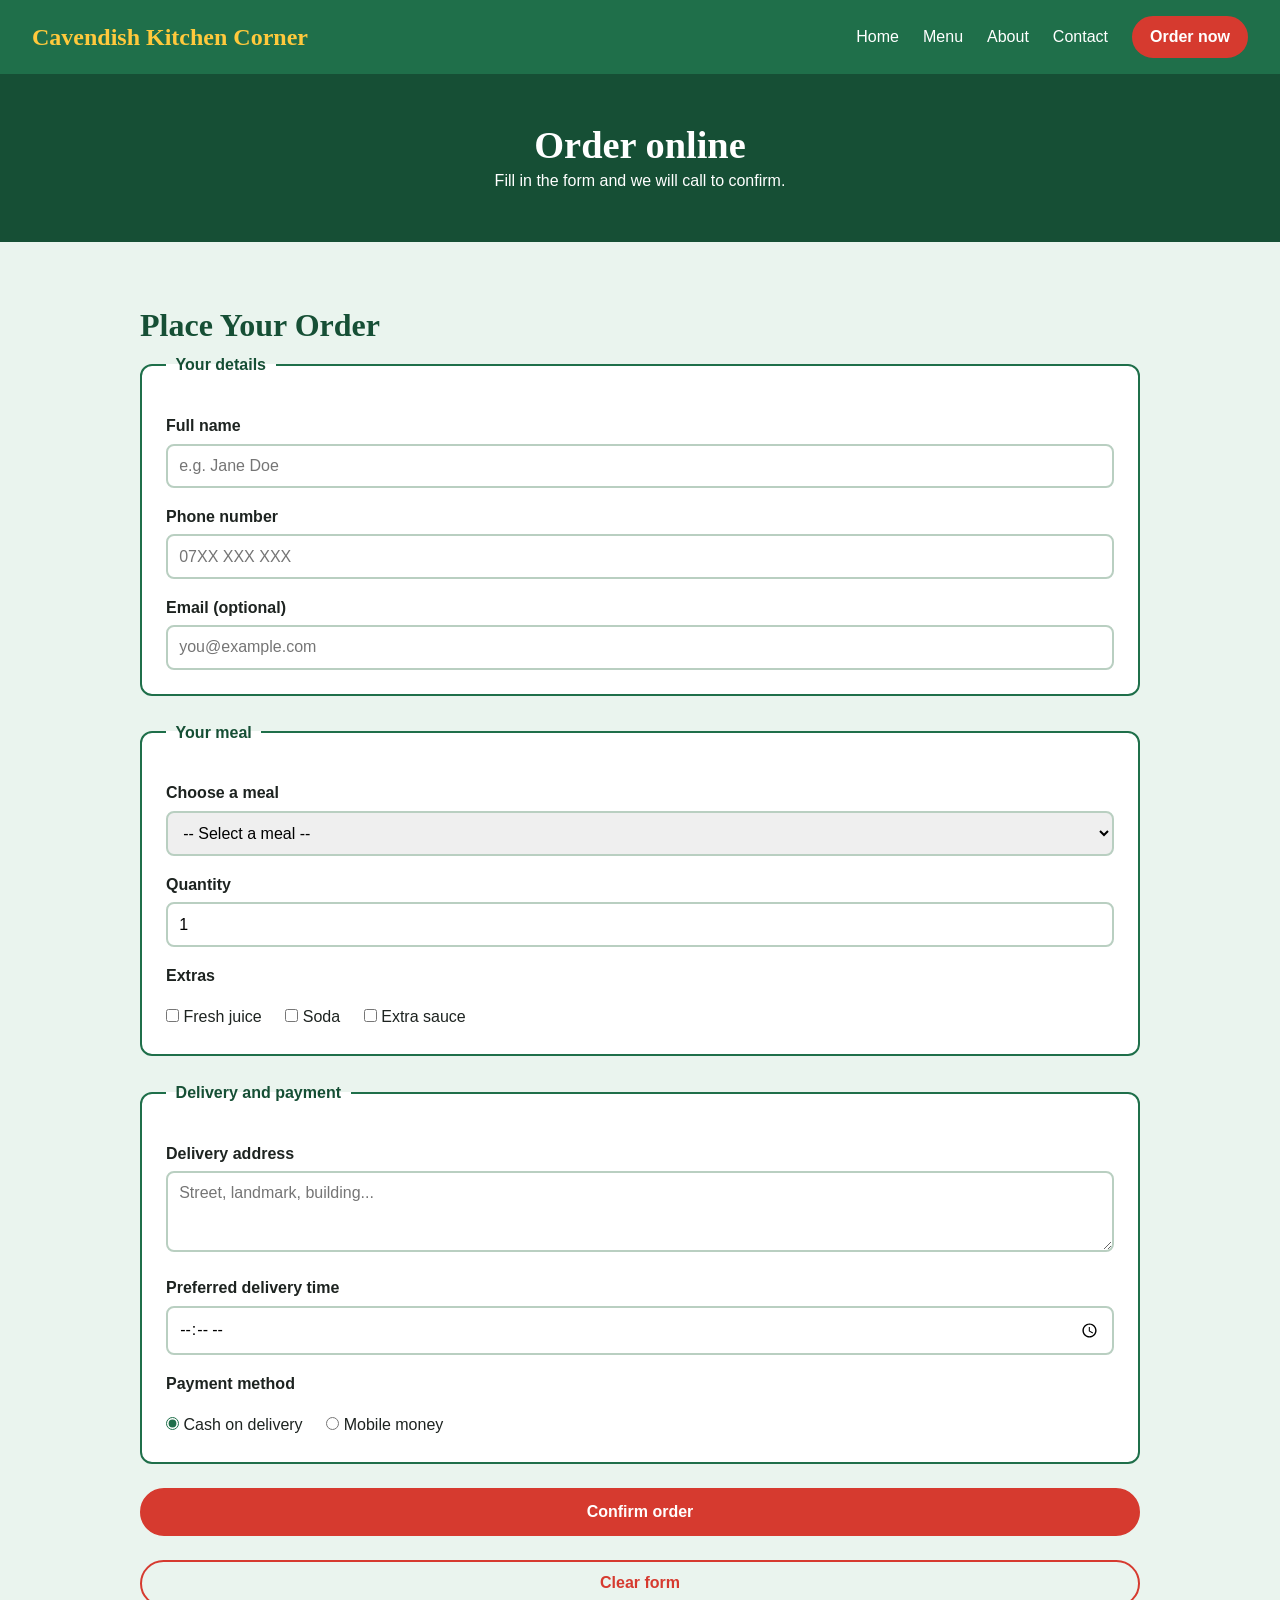
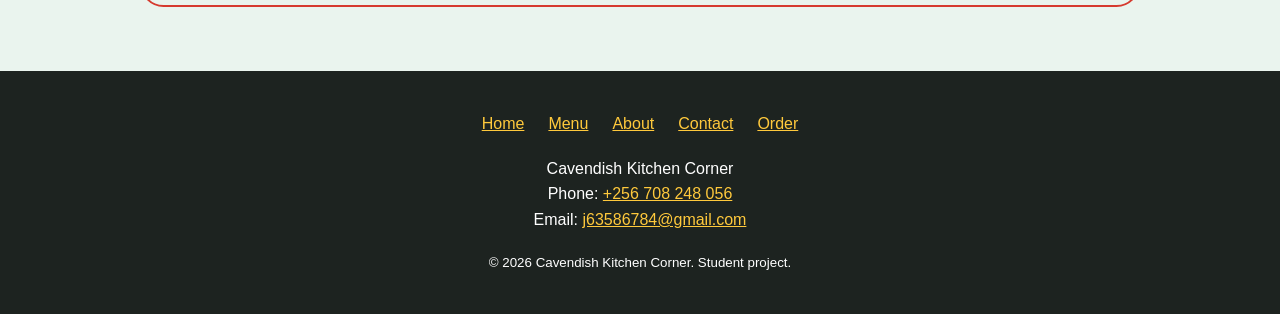
<file: cavendish-kitchen-corner/food-site/order.html>
<!DOCTYPE html>
<html lang="en">
<head>
  <meta charset="UTF-8">
  <meta name="viewport" content="width=device-width, initial-scale=1.0">
  <meta name="description" content="Order food online from Cavendish Kitchen Corner.">
  <title>Order | Cavendish Kitchen Corner</title>
  <link rel="stylesheet" href="style.css">
</head>
<body>

  <!-- HEADER + NAVIGATION (same on every page) -->
  <header class="site-header">
    <a href="index.html" class="logo">Cavendish Kitchen Corner</a>
    <nav aria-label="Main">
      <ul class="nav-links">
        <li><a href="index.html">Home</a></li>
        <li><a href="menu.html">Menu</a></li>
        <li><a href="about.html">About</a></li>
        <li><a href="contact.html">Contact</a></li>
        <li><a href="order.html" class="btn btn-small" aria-current="page">Order now</a></li>
      </ul>
    </nav>
  </header>

  <main>
    <section class="page-banner">
      <h1>Order online</h1>
      <p>Fill in the form and we will call to confirm.</p>
    </section>

    <section id="order" class="section alt">
      <h2>Place Your Order</h2>
      <form action="#" method="post" class="order-form">

        <fieldset>
          <legend>Your details</legend>

          <label for="name">Full name</label>
          <input type="text" id="name" name="name" placeholder="e.g. Jane Doe" required>

          <label for="phone">Phone number</label>
          <input type="tel" id="phone" name="phone" placeholder="07XX XXX XXX" required>

          <label for="email">Email (optional)</label>
          <input type="email" id="email" name="email" placeholder="you@example.com">
        </fieldset>

        <fieldset>
          <legend>Your meal</legend>

          <label for="meal">Choose a meal</label>
          <select id="meal" name="meal" required>
            <option value="">-- Select a meal --</option>
            <option value="burger">Classic Burger</option>
            <option value="pizza">Veggie Pizza</option>
            <option value="chicken">Chicken &amp; Chips</option>
            <option value="rice">Rice &amp; Beans Bowl</option>
          </select>

          <label for="qty">Quantity</label>
          <input type="number" id="qty" name="qty" min="1" max="20" value="1">

          <p class="group-title">Extras</p>
          <label class="inline"><input type="checkbox" name="extras" value="juice"> Fresh juice</label>
          <label class="inline"><input type="checkbox" name="extras" value="soda"> Soda</label>
          <label class="inline"><input type="checkbox" name="extras" value="sauce"> Extra sauce</label>
        </fieldset>

        <fieldset>
          <legend>Delivery and payment</legend>

          <label for="address">Delivery address</label>
          <textarea id="address" name="address" rows="3" placeholder="Street, landmark, building..." required></textarea>

          <label for="time">Preferred delivery time</label>
          <input type="time" id="time" name="time">

          <p class="group-title">Payment method</p>
          <label class="inline"><input type="radio" name="payment" value="cash" checked> Cash on delivery</label>
          <label class="inline"><input type="radio" name="payment" value="momo"> Mobile money</label>
        </fieldset>

        <button type="submit" class="btn">Confirm order</button>
        <button type="reset" class="btn btn-outline">Clear form</button>
      </form>
    </section>
  </main>

  <!-- FOOTER (same on every page) -->
  <footer class="site-footer">
    <nav aria-label="Footer">
      <ul class="footer-links">
        <li><a href="index.html">Home</a></li>
        <li><a href="menu.html">Menu</a></li>
        <li><a href="about.html">About</a></li>
        <li><a href="contact.html">Contact</a></li>
        <li><a href="order.html">Order</a></li>
      </ul>
    </nav>
    <address>
      Cavendish Kitchen Corner<br>
      Phone: <a href="tel:+256708248056">+256 708 248 056</a><br>
      Email: <a href="mailto:j63586784@gmail.com">j63586784@gmail.com</a>
    </address>
    <p><small>&copy; 2026 Cavendish Kitchen Corner. Student project.</small></p>
  </footer>

</body>
</html>
</file>
<file: style.css>
/* ---------- 1. VARIABLES (custom properties) ---------- */
:root {
  --green: #1f6f4a;
  --green-dark: #164f35;
  --red: #d63a2f;
  --yellow: #ffc93c;
  --ink: #1d2320;
  --mint: #eaf4ee;
  --white: #ffffff;
  --radius: 12px;
}

/* ---------- 2. RESET + BASE (universal selector, box model) ---------- */
* {
  box-sizing: border-box;
  margin: 0;
  padding: 0;
}

html {
  scroll-behavior: smooth;
}

body {
  font-family: "Trebuchet MS", Verdana, sans-serif;
  color: var(--ink);
  background-color: var(--white);
  line-height: 1.6;
}

h1, h2, h3 {
  font-family: Georgia, "Times New Roman", serif;
  line-height: 1.2;
}

a {
  color: var(--green);
}

a:hover {
  color: var(--red);
}

ul, ol {
  padding-left: 1.4rem;
}

li {
  margin-bottom: 0.4rem;
}

/* ---------- 3. HEADER + NAV (flexbox) ---------- */
.site-header {
  display: flex;
  justify-content: space-between;
  align-items: center;
  flex-wrap: wrap;
  gap: 1rem;
  padding: 1rem 2rem;
  background-color: var(--green);
  position: sticky;
  top: 0;
  z-index: 10;
}

.logo {
  font-family: Georgia, serif;
  font-size: 1.5rem;
  font-weight: bold;
  color: var(--yellow);
  text-decoration: none;
}

.nav-links {
  display: flex;
  align-items: center;
  gap: 1.5rem;
  list-style: none;
  padding: 0;
}

.nav-links li {
  margin: 0;
}

.nav-links a {
  color: var(--white);
  text-decoration: none;
}

.nav-links a:hover {
  color: var(--yellow);
}

/* ---------- 4. BUTTONS (class selectors, hover, transition) ---------- */
.btn {
  display: inline-block;
  padding: 0.8rem 1.6rem;
  background-color: var(--red);
  color: var(--white);
  border: 2px solid var(--red);
  border-radius: 999px;
  font-size: 1rem;
  font-weight: bold;
  text-decoration: none;
  cursor: pointer;
  transition: background-color 0.2s, transform 0.2s;
}

.btn:hover {
  background-color: var(--green-dark);
  border-color: var(--green-dark);
  color: var(--white);
  transform: translateY(-2px);
}

.btn-small {
  padding: 0.4rem 1rem;
}

.btn-outline {
  background-color: transparent;
  color: var(--red);
}

/* ---------- 5. HERO ---------- */
.hero {
  text-align: center;
  padding: 6rem 1.5rem;
  color: var(--white);
  background-color: var(--green-dark);   /* shown if the photo fails to load */
  background-image:
    linear-gradient(rgba(0, 0, 0, 0.45), rgba(22, 79, 53, 0.55)),  /* light dark layer so the text stays readable but the photo shows */
    url("images/hero.jpg");
  background-size: cover;
  background-position: center;
  background-repeat: no-repeat;
}

.hero h1 {
  text-shadow: 0 2px 8px rgba(0, 0, 0, 0.6);
  font-size: 3rem;
  max-width: 18ch;
  margin: 0 auto 1rem;
}

.hero p {
  text-shadow: 0 1px 6px rgba(0, 0, 0, 0.6);
  max-width: 50ch;
  margin: 0 auto 2rem;
  font-size: 1.15rem;
}

/* ---------- 6. SECTIONS ---------- */
.section {
  padding: 4rem 2rem;
  max-width: 1100px;
  margin: 0 auto;
}

.section.alt {
  max-width: none;
  background-color: var(--mint);
}

.section.alt > * {
  max-width: 1000px;
  margin-left: auto;
  margin-right: auto;
}

.section h2 {
  font-size: 2rem;
  margin-bottom: 0.5rem;
  color: var(--green-dark);
}

.lead {
  margin-bottom: 2rem;
  font-size: 1.1rem;
}

/* ---------- 7. MENU CARDS (grid) ---------- */
.card-grid {
  display: grid;
  grid-template-columns: repeat(auto-fit, minmax(230px, 1fr));
  gap: 1.5rem;
}

.card {
  padding: 1.5rem;
  background-color: var(--white);
  border: 2px solid var(--mint);
  border-radius: var(--radius);
  transition: border-color 0.2s;
}

.card:hover {
  border-color: var(--yellow);
}

.food-icon {
  font-size: 4rem;
  text-align: center;
}

figcaption {
  margin: 0.5rem 0;
  font-family: Georgia, serif;
  font-size: 1.3rem;
  font-weight: bold;
  text-align: center;
}

.price {
  margin-top: 0.8rem;
  font-weight: bold;
  color: var(--red);
}

/* ---------- 8. TABLE ---------- */
.table-wrap {
  overflow-x: auto;
}

table {
  width: 100%;
  border-collapse: collapse;
  background-color: var(--white);
}

caption {
  padding: 0.5rem;
  font-style: italic;
  text-align: left;
}

th, td {
  padding: 0.8rem 1rem;
  text-align: left;
  border-bottom: 1px solid #d5e3da;
}

thead th {
  background-color: var(--green);
  color: var(--white);
}

tbody tr:nth-child(even) {
  background-color: #f6faf7;
}

tbody tr:hover {
  background-color: #fff6d9;
}

tfoot td {
  font-size: 0.9rem;
  font-style: italic;
}

/* ---------- 9. HOW IT WORKS (two columns) ---------- */
.two-col {
  display: grid;
  grid-template-columns: 1fr 1fr;
  gap: 2rem;
}

.two-col h3 {
  margin-bottom: 0.8rem;
}

/* ---------- 10. FORM ---------- */
.order-form {
  display: flex;
  flex-direction: column;
  gap: 1.5rem;
}

fieldset {
  padding: 1.2rem 1.5rem 1.5rem;
  background-color: var(--white);
  border: 2px solid var(--green);
  border-radius: var(--radius);
}

legend {
  padding: 0 0.6rem;
  font-weight: bold;
  color: var(--green-dark);
}

label {
  display: block;
  margin-top: 1rem;
  font-weight: bold;
}

label.inline {
  display: inline-block;
  margin-right: 1.2rem;
  font-weight: normal;
}

.group-title {
  margin-top: 1rem;
  font-weight: bold;
}

input[type="text"],
input[type="tel"],
input[type="email"],
input[type="number"],
input[type="time"],
select,
textarea {
  width: 100%;
  margin-top: 0.3rem;
  padding: 0.7rem;
  font-family: inherit;
  font-size: 1rem;
  border: 2px solid #b9cfc1;
  border-radius: 8px;
}

input:focus,
select:focus,
textarea:focus,
.btn:focus-visible,
a:focus-visible {
  outline: 3px solid var(--yellow);
  outline-offset: 2px;
  border-color: var(--green);
}

input[type="checkbox"],
input[type="radio"] {
  accent-color: var(--green);
}

/* ---------- 11. FOOTER ---------- */
.site-footer {
  padding: 2.5rem 2rem;
  text-align: center;
  color: var(--white);
  background-color: var(--ink);
}

.site-footer address {
  margin-bottom: 1rem;
  font-style: normal;
}

.site-footer a {
  color: var(--yellow);
}

/* ---------- 12. RESPONSIVE (media query) ---------- */
@media (max-width: 700px) {
  .site-header {
    justify-content: center;
    padding: 1rem;
  }

  .nav-links {
    flex-wrap: wrap;
    justify-content: center;
    gap: 0.8rem 1.2rem;
  }

  .hero {
    padding: 4rem 1rem;
  }

  .hero h1 {
    font-size: 2.1rem;
  }

  .section {
    padding: 3rem 1rem;
  }

  .two-col {
    grid-template-columns: 1fr;
  }
}

/* ---------- 13. FOOD PHOTOS ---------- */
.card img {
  display: block;
  width: 100%;
  height: 190px;
  object-fit: cover;      /* crop to fill the box without stretching */
  border-radius: 8px;
}

.card img.pos-low {
  object-position: center 65%;  /* show the food, not the empty background */
}

.card img.pos-right {
  object-position: 75% center;
}

.card figcaption {
  margin-top: 0.9rem;
  text-align: left;
}

/* ---------- 14. MULTI-PAGE ADDITIONS ---------- */
.nav-links a.active {
  color: var(--yellow);
  border-bottom: 2px solid var(--yellow);
}

.page-banner {
  padding: 3rem 1.5rem;
  text-align: center;
  color: var(--white);
  background-color: var(--green-dark);
}

.page-banner h1 {
  font-size: 2.4rem;
}

.cta {
  text-align: center;
}

.cta .btn {
  margin: 0.3rem;
}

.footer-links {
  display: flex;
  justify-content: center;
  flex-wrap: wrap;
  gap: 0.5rem 1.5rem;
  margin-bottom: 1.2rem;
  list-style: none;
  padding: 0;
}

.footer-links li {
  margin: 0;
}

.contact-details {
  margin: 1rem 0;
  font-style: normal;
}

.two-col p {
  margin-bottom: 1rem;
}

/* ---------- 15. HEADER LOGO ---------- */
.brand {
  display: flex;
  align-items: center;
  gap: 0.8rem;
  text-decoration: none;
}

.brand-logo {
  height: 56px;
  width: auto;
  padding: 4px;
  background-color: var(--white);
  border-radius: 8px;
}
</file>
<file: cavendish-kitchen-corner/food-site/style.css>
/* ---------- 1. VARIABLES (custom properties) ---------- */
:root {
  --green: #1f6f4a;
  --green-dark: #164f35;
  --red: #d63a2f;
  --yellow: #ffc93c;
  --ink: #1d2320;
  --mint: #eaf4ee;
  --white: #ffffff;
  --radius: 12px;
}

/* ---------- 2. RESET + BASE (universal selector, box model) ---------- */
* {
  box-sizing: border-box;
  margin: 0;
  padding: 0;
}

html {
  scroll-behavior: smooth;
}

body {
  font-family: "Trebuchet MS", Verdana, sans-serif;
  color: var(--ink);
  background-color: var(--white);
  line-height: 1.6;
}

h1, h2, h3 {
  font-family: Georgia, "Times New Roman", serif;
  line-height: 1.2;
}

a {
  color: var(--green);
}

a:hover {
  color: var(--red);
}

ul, ol {
  padding-left: 1.4rem;
}

li {
  margin-bottom: 0.4rem;
}

/* ---------- 3. HEADER + NAV (flexbox) ---------- */
.site-header {
  display: flex;
  justify-content: space-between;
  align-items: center;
  flex-wrap: wrap;
  gap: 1rem;
  padding: 1rem 2rem;
  background-color: var(--green);
  position: sticky;
  top: 0;
  z-index: 10;
}

.logo {
  font-family: Georgia, serif;
  font-size: 1.5rem;
  font-weight: bold;
  color: var(--yellow);
  text-decoration: none;
}

.nav-links {
  display: flex;
  align-items: center;
  gap: 1.5rem;
  list-style: none;
  padding: 0;
}

.nav-links li {
  margin: 0;
}

.nav-links a {
  color: var(--white);
  text-decoration: none;
}

.nav-links a:hover {
  color: var(--yellow);
}

/* ---------- 4. BUTTONS (class selectors, hover, transition) ---------- */
.btn {
  display: inline-block;
  padding: 0.8rem 1.6rem;
  background-color: var(--red);
  color: var(--white);
  border: 2px solid var(--red);
  border-radius: 999px;
  font-size: 1rem;
  font-weight: bold;
  text-decoration: none;
  cursor: pointer;
  transition: background-color 0.2s, transform 0.2s;
}

.btn:hover {
  background-color: var(--green-dark);
  border-color: var(--green-dark);
  color: var(--white);
  transform: translateY(-2px);
}

.btn-small {
  padding: 0.4rem 1rem;
}

.btn-outline {
  background-color: transparent;
  color: var(--red);
}

/* ---------- 5. HERO ---------- */
.hero {
  text-align: center;
  padding: 6rem 1.5rem;
  color: var(--white);
  background: linear-gradient(135deg, var(--green) 0%, var(--green-dark) 100%);
}

.hero h1 {
  font-size: 3rem;
  max-width: 18ch;
  margin: 0 auto 1rem;
}

.hero p {
  max-width: 50ch;
  margin: 0 auto 2rem;
  font-size: 1.15rem;
}

/* ---------- 6. SECTIONS ---------- */
.section {
  padding: 4rem 2rem;
  max-width: 1100px;
  margin: 0 auto;
}

.section.alt {
  max-width: none;
  background-color: var(--mint);
}

.section.alt > * {
  max-width: 1000px;
  margin-left: auto;
  margin-right: auto;
}

.section h2 {
  font-size: 2rem;
  margin-bottom: 0.5rem;
  color: var(--green-dark);
}

.lead {
  margin-bottom: 2rem;
  font-size: 1.1rem;
}

/* ---------- 7. MENU CARDS (grid) ---------- */
.card-grid {
  display: grid;
  grid-template-columns: repeat(auto-fit, minmax(230px, 1fr));
  gap: 1.5rem;
}

.card {
  padding: 1.5rem;
  background-color: var(--white);
  border: 2px solid var(--mint);
  border-radius: var(--radius);
  transition: border-color 0.2s;
}

.card:hover {
  border-color: var(--yellow);
}

.food-icon {
  font-size: 4rem;
  text-align: center;
}

figcaption {
  margin: 0.5rem 0;
  font-family: Georgia, serif;
  font-size: 1.3rem;
  font-weight: bold;
  text-align: center;
}

.price {
  margin-top: 0.8rem;
  font-weight: bold;
  color: var(--red);
}

/* ---------- 8. TABLE ---------- */
.table-wrap {
  overflow-x: auto;
}

table {
  width: 100%;
  border-collapse: collapse;
  background-color: var(--white);
}

caption {
  padding: 0.5rem;
  font-style: italic;
  text-align: left;
}

th, td {
  padding: 0.8rem 1rem;
  text-align: left;
  border-bottom: 1px solid #d5e3da;
}

thead th {
  background-color: var(--green);
  color: var(--white);
}

tbody tr:nth-child(even) {
  background-color: #f6faf7;
}

tbody tr:hover {
  background-color: #fff6d9;
}

tfoot td {
  font-size: 0.9rem;
  font-style: italic;
}

/* ---------- 9. HOW IT WORKS (two columns) ---------- */
.two-col {
  display: grid;
  grid-template-columns: 1fr 1fr;
  gap: 2rem;
}

.two-col h3 {
  margin-bottom: 0.8rem;
}

/* ---------- 10. FORM ---------- */
.order-form {
  display: flex;
  flex-direction: column;
  gap: 1.5rem;
}

fieldset {
  padding: 1.2rem 1.5rem 1.5rem;
  background-color: var(--white);
  border: 2px solid var(--green);
  border-radius: var(--radius);
}

legend {
  padding: 0 0.6rem;
  font-weight: bold;
  color: var(--green-dark);
}

label {
  display: block;
  margin-top: 1rem;
  font-weight: bold;
}

label.inline {
  display: inline-block;
  margin-right: 1.2rem;
  font-weight: normal;
}

.group-title {
  margin-top: 1rem;
  font-weight: bold;
}

input[type="text"],
input[type="tel"],
input[type="email"],
input[type="number"],
input[type="time"],
select,
textarea {
  width: 100%;
  margin-top: 0.3rem;
  padding: 0.7rem;
  font-family: inherit;
  font-size: 1rem;
  border: 2px solid #b9cfc1;
  border-radius: 8px;
}

input:focus,
select:focus,
textarea:focus,
.btn:focus-visible,
a:focus-visible {
  outline: 3px solid var(--yellow);
  outline-offset: 2px;
  border-color: var(--green);
}

input[type="checkbox"],
input[type="radio"] {
  accent-color: var(--green);
}

/* ---------- 11. FOOTER ---------- */
.site-footer {
  padding: 2.5rem 2rem;
  text-align: center;
  color: var(--white);
  background-color: var(--ink);
}

.site-footer address {
  margin-bottom: 1rem;
  font-style: normal;
}

.site-footer a {
  color: var(--yellow);
}

/* ---------- 12. RESPONSIVE (media query) ---------- */
@media (max-width: 700px) {
  .site-header {
    justify-content: center;
    padding: 1rem;
  }

  .nav-links {
    flex-wrap: wrap;
    justify-content: center;
    gap: 0.8rem 1.2rem;
  }

  .hero {
    padding: 4rem 1rem;
  }

  .hero h1 {
    font-size: 2.1rem;
  }

  .section {
    padding: 3rem 1rem;
  }

  .two-col {
    grid-template-columns: 1fr;
  }
}

/* ---------- 13. FOOD PHOTOS ---------- */
.card img {
  display: block;
  width: 100%;
  height: 190px;
  object-fit: cover;      /* crop to fill the box without stretching */
  border-radius: 8px;
}

.card img.pos-low {
  object-position: center 65%;  /* show the food, not the empty background */
}

.card img.pos-right {
  object-position: 75% center;
}

.card figcaption {
  margin-top: 0.9rem;
  text-align: left;
}

/* ---------- 14. MULTI-PAGE ADDITIONS ---------- */
.nav-links a.active {
  color: var(--yellow);
  border-bottom: 2px solid var(--yellow);
}

.page-banner {
  padding: 3rem 1.5rem;
  text-align: center;
  color: var(--white);
  background-color: var(--green-dark);
}

.page-banner h1 {
  font-size: 2.4rem;
}

.cta {
  text-align: center;
}

.cta .btn {
  margin: 0.3rem;
}

.footer-links {
  display: flex;
  justify-content: center;
  flex-wrap: wrap;
  gap: 0.5rem 1.5rem;
  margin-bottom: 1.2rem;
  list-style: none;
  padding: 0;
}

.footer-links li {
  margin: 0;
}

.contact-details {
  margin: 1rem 0;
  font-style: normal;
}

.two-col p {
  margin-bottom: 1rem;
}
</file>
